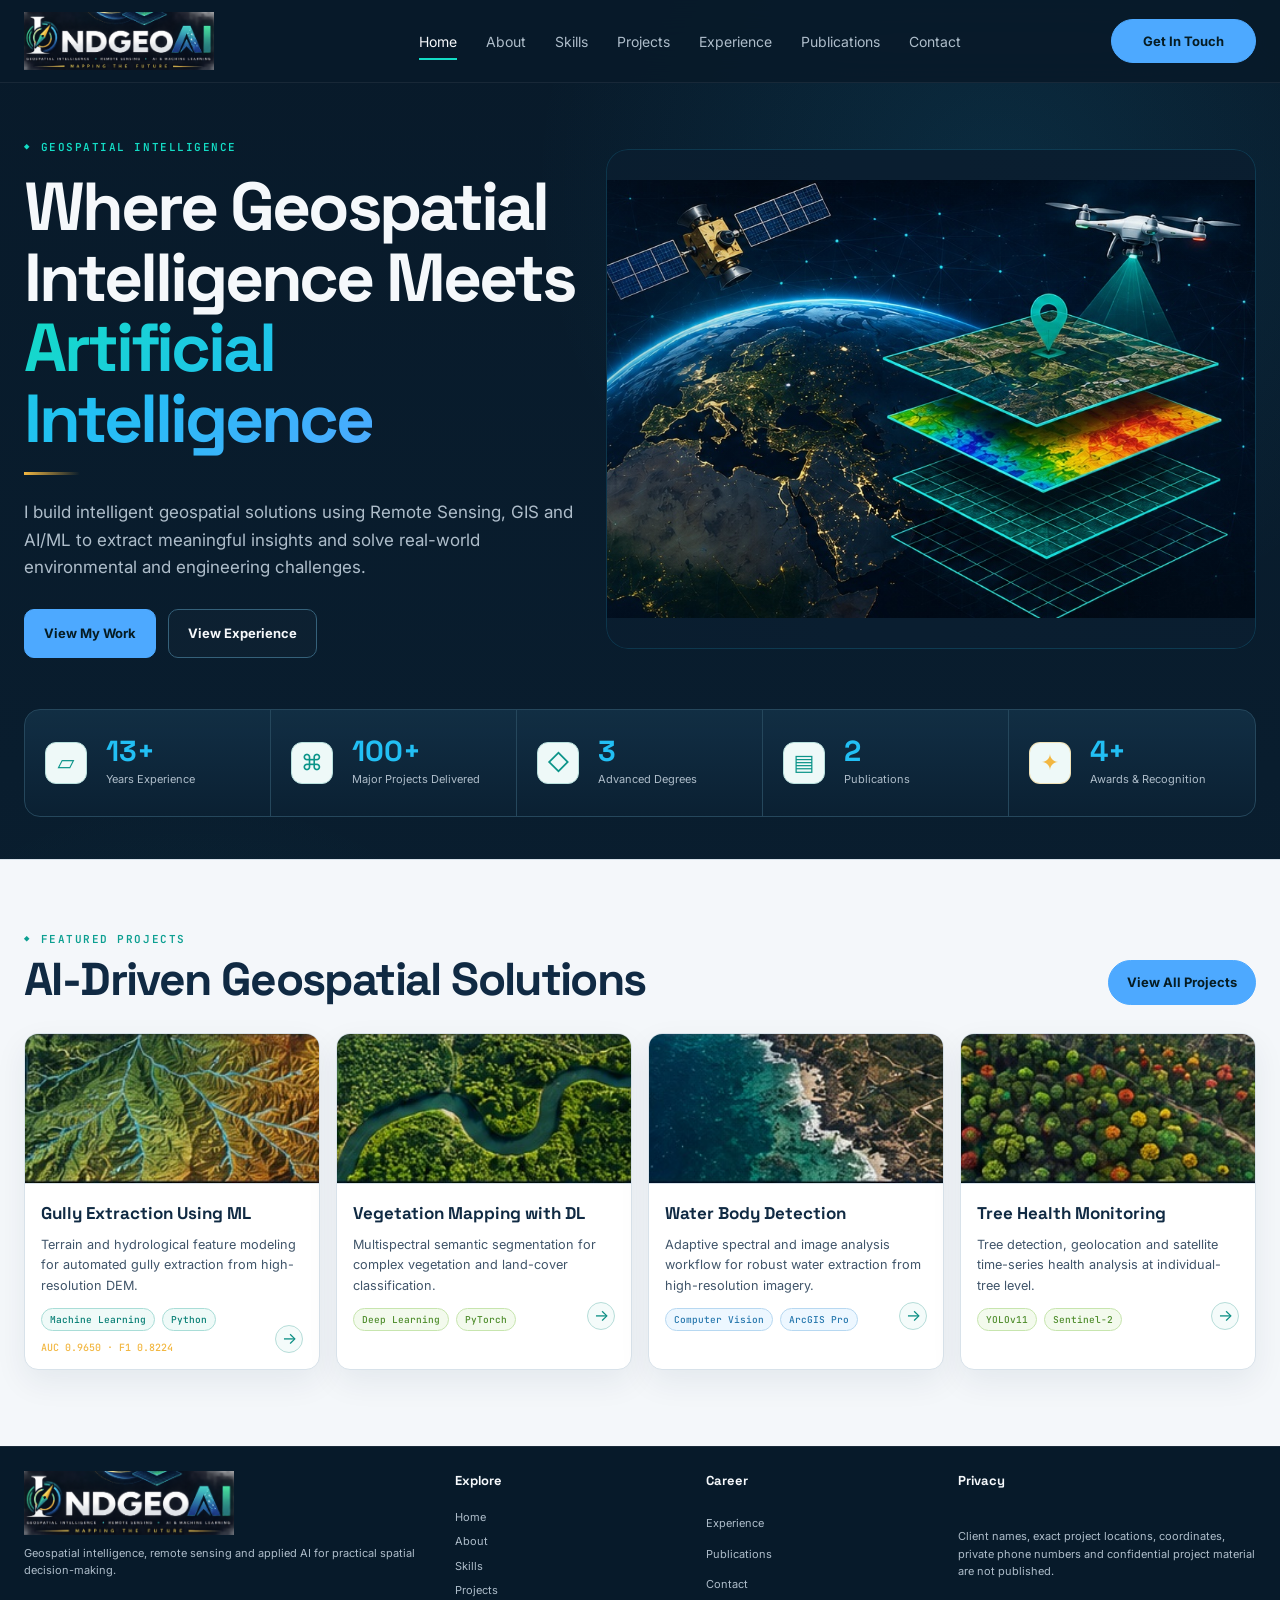
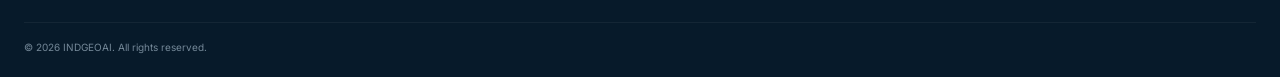
<file: index.html>
<!doctype html><html lang="en"><head>
<meta charset="utf-8"><meta name="viewport" content="width=device-width,initial-scale=1">
<meta name="description" content="INDGEOAI — Geospatial AI, Remote Sensing and GIS portfolio.">
<title>Home | INDGEOAI</title>
<link rel="icon" type="image/png" href="assets/favicon.png">
<link rel="preconnect" href="https://fonts.googleapis.com"><link rel="preconnect" href="https://fonts.gstatic.com" crossorigin>
<link href="https://fonts.googleapis.com/css2?family=Inter:wght@400;500;600;700&family=JetBrains+Mono:wght@400;500;600&family=Space+Grotesk:wght@500;600;700&display=swap" rel="stylesheet">
<link rel="stylesheet" href="indgeoai-v5.css?v=10">
</head><body><div class="bg-grid"></div><header class="site-header"><div class="container nav">
<a href="index.html"><img class="logo-img" src="assets/logo.png" alt="INDGEOAI logo"></a>
<button class="menu-btn" aria-label="Open navigation">Menu</button>
<nav class="nav-links"><a href="index.html" class="active">Home</a><a href="about.html" class="">About</a><a href="skills.html" class="">Skills</a><a href="projects.html" class="">Projects</a><a href="experience.html" class="">Experience</a><a href="publications.html" class="">Publications</a><a href="contact.html" class="">Contact</a></nav>
<div class="nav-actions"><a class="header-cta" href="contact.html">Get In Touch</a></div>
</div></header><main>
<section class="container home-hero reveal">
<div class="hero-copy"><div class="kicker">Geospatial Intelligence</div><h1>Where Geospatial Intelligence Meets <span class="gradient-text">Artificial Intelligence</span></h1>
<div class="accent-line"></div>
<p>I build intelligent geospatial solutions using Remote Sensing, GIS and AI/ML to extract meaningful insights and solve real-world environmental and engineering challenges.</p>
<div class="hero-actions"><a class="btn btn-primary" href="projects.html">View My Work</a><a class="btn btn-outline" href="experience.html">View Experience</a></div></div>
<div class="geo-stage"><img class="hero-image" src="assets/hero-geoai-v2.jpg" alt="Synthetic GeoAI globe, satellite, drone and map layers"></div>
</section>
<section class="container metric-bar reveal">
<div class="metric-item"><div class="metric-icon">▱</div><div><strong>13+</strong><span>Years Experience</span></div></div>
<div class="metric-item"><div class="metric-icon">⌘</div><div><strong>100+</strong><span>Major Projects Delivered</span></div></div>
<div class="metric-item"><div class="metric-icon">◇</div><div><strong>3</strong><span>Advanced Degrees</span></div></div>
<div class="metric-item"><div class="metric-icon">▤</div><div><strong>2</strong><span>Publications</span></div></div>
<div class="metric-item"><div class="metric-icon" style="color:var(--gold);border-color:rgba(242,183,65,.35)">✦</div><div><strong>4+</strong><span>Awards & Recognition</span></div></div>
</section>
<section class="section section-border"><div class="container">
<div class="section-head"><div class="left"><div class="kicker">Featured Projects</div><h2 class="section-title">AI-Driven Geospatial Solutions</h2></div><a class="header-cta" href="projects.html">View All Projects</a></div>
<div class="project-grid"><article class="project-card reveal" data-cat="Terrain">
<div class="project-art"><img src="assets/project-terrain.jpg" alt="Generic synthetic geospatial project visual" loading="lazy"></div><div class="project-body"><h3>Gully Extraction Using ML</h3><p>Terrain and hydrological feature modeling for automated gully extraction from high-resolution DEM.</p><div class="pills"><span class="pill ">Machine Learning</span><span class="pill ">Python</span></div><div style="margin-top:10px;font:500 10px var(--mono);color:var(--gold)">AUC 0.9650 · F1 0.8224</div><a class="card-arrow" href="project-details.html#terrain-gully" aria-label="View project details">→</a></div></article><article class="project-card reveal" data-cat="Vegetation">
<div class="project-art"><img src="assets/project-vegetation.jpg" alt="Generic synthetic geospatial project visual" loading="lazy"></div><div class="project-body"><h3>Vegetation Mapping with DL</h3><p>Multispectral semantic segmentation for complex vegetation and land-cover classification.</p><div class="pills"><span class="pill green">Deep Learning</span><span class="pill green">PyTorch</span></div><a class="card-arrow" href="project-details.html#vegetation-drone" aria-label="View project details">→</a></div></article><article class="project-card reveal" data-cat="Water">
<div class="project-art"><img src="assets/project-water.jpg" alt="Generic synthetic geospatial project visual" loading="lazy"></div><div class="project-body"><h3>Water Body Detection</h3><p>Adaptive spectral and image analysis workflow for robust water extraction from high-resolution imagery.</p><div class="pills"><span class="pill blue">Computer Vision</span><span class="pill blue">ArcGIS Pro</span></div><a class="card-arrow" href="project-details.html#vegetation-health" aria-label="View project details">→</a></div></article><article class="project-card reveal" data-cat="Computer Vision">
<div class="project-art"><img src="assets/project-tree.jpg" alt="Generic synthetic geospatial project visual" loading="lazy"></div><div class="project-body"><h3>Tree Health Monitoring</h3><p>Tree detection, geolocation and satellite time-series health analysis at individual-tree level.</p><div class="pills"><span class="pill green">YOLOv11</span><span class="pill green">Sentinel-2</span></div><a class="card-arrow" href="project-details.html#ocr-automation" aria-label="View project details">→</a></div></article></div>
</div></section>
</main><footer class="footer"><div class="container">
<div class="footer-grid">
<div><img src="assets/logo.png" class="footer-logo" alt="INDGEOAI"><p style="margin-top:10px">Geospatial intelligence, remote sensing and applied AI for practical spatial decision-making.</p></div>
<div class="footer-col"><h4>Explore</h4><a href="index.html">Home</a><a href="about.html">About</a><a href="skills.html">Skills</a><a href="projects.html">Projects</a></div>
<div class="footer-col"><h4>Career</h4><a href="experience.html">Experience</a><a href="publications.html">Publications</a><a href="contact.html">Contact</a></div>
<div class="footer-col"><h4>Privacy</h4><p>Client names, exact project locations, coordinates, private phone numbers and confidential project material are not published.</p></div>
</div>
<div class="footer-bottom"><span>© 2026 INDGEOAI. All rights reserved.</span></div>
</div></footer><script src="indgeoai-v5.js?v=10"></script></body></html>
</file>
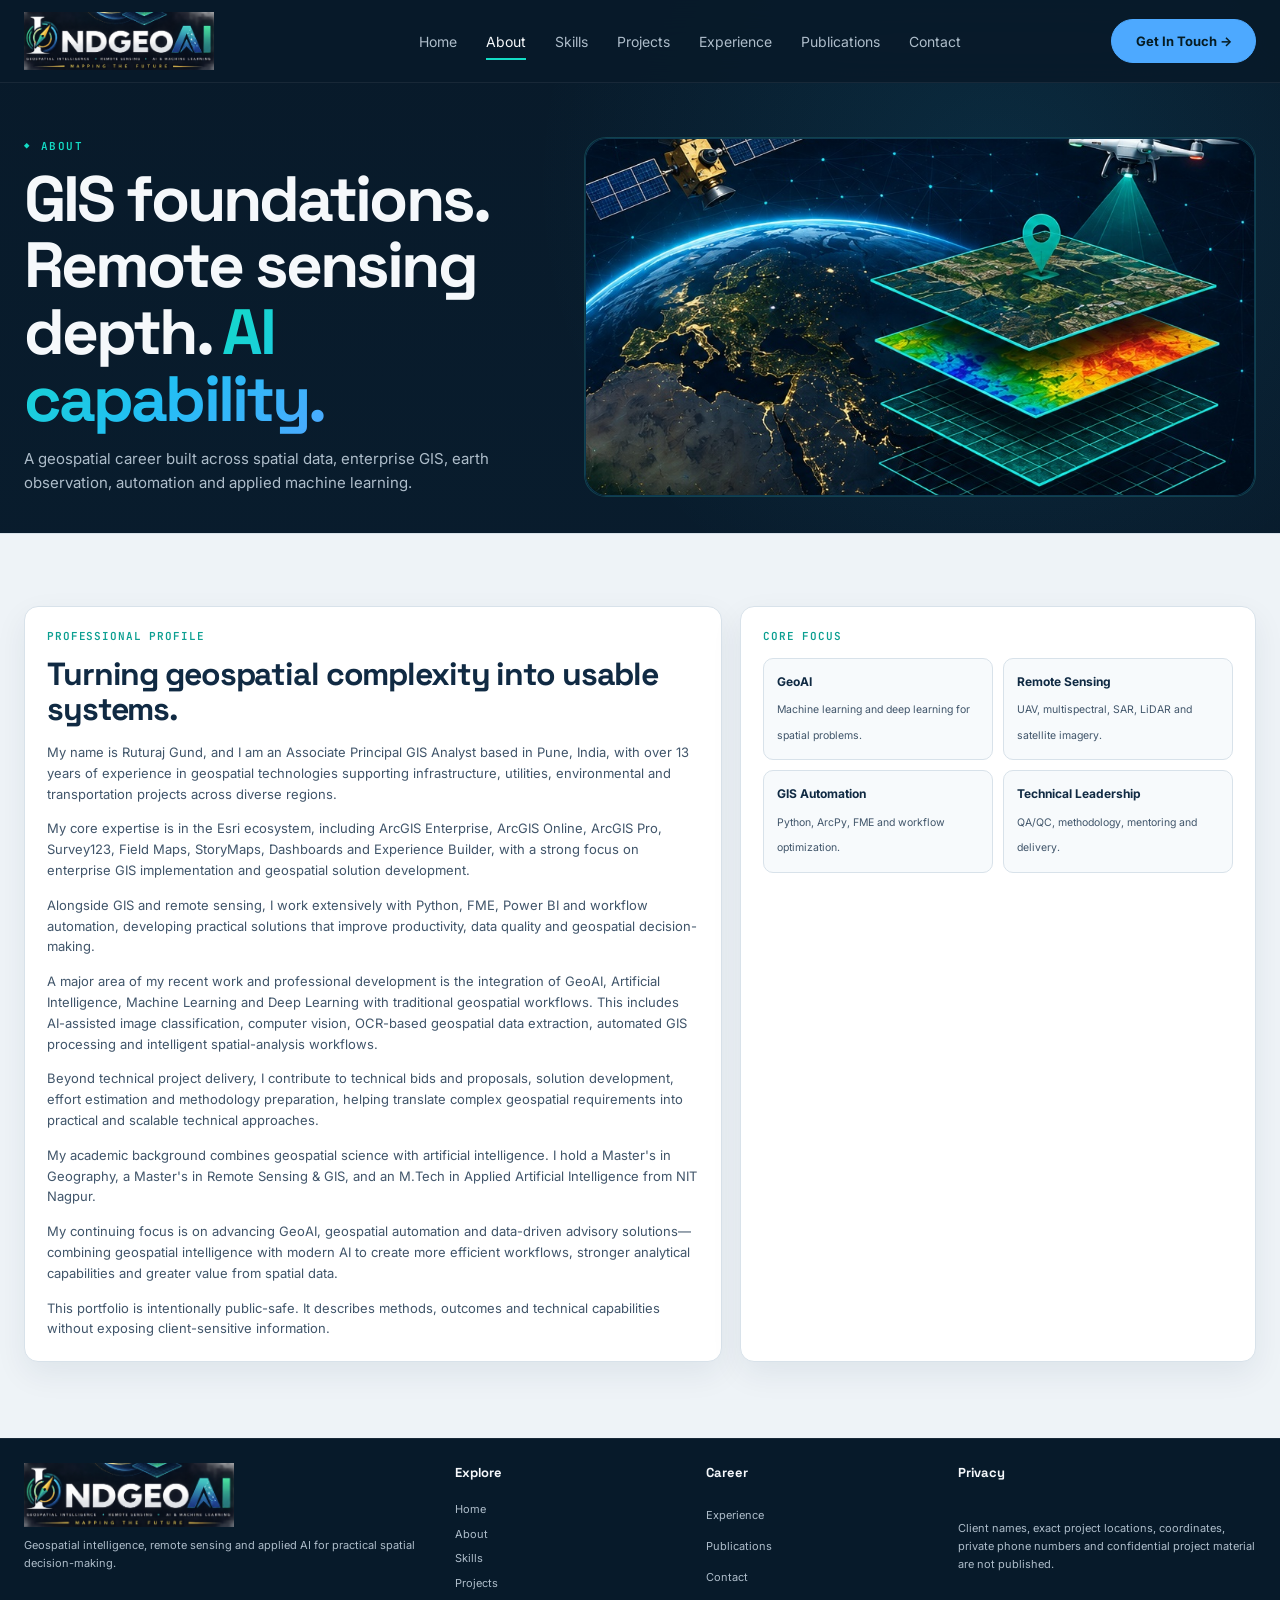
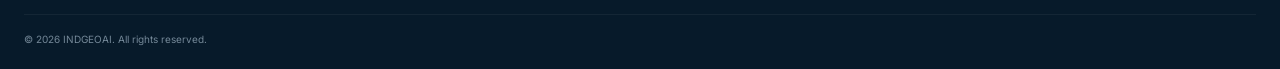
<file: about.html>
<!doctype html><html lang="en"><head>
<meta charset="utf-8"><meta name="viewport" content="width=device-width,initial-scale=1">
<meta name="description" content="INDGEOAI — Geospatial AI, Remote Sensing and GIS portfolio.">
<title>About | INDGEOAI</title>
<link rel="icon" type="image/png" href="assets/favicon.png">
<link rel="preconnect" href="https://fonts.googleapis.com"><link rel="preconnect" href="https://fonts.gstatic.com" crossorigin>
<link href="https://fonts.googleapis.com/css2?family=Inter:wght@400;500;600;700&family=JetBrains+Mono:wght@400;500;600&family=Space+Grotesk:wght@500;600;700&display=swap" rel="stylesheet">
<link rel="stylesheet" href="indgeoai-v5.css?v=10">
</head><body><div class="bg-grid"></div><header class="site-header"><div class="container nav">
<a href="index.html"><img class="logo-img" src="assets/logo.png" alt="INDGEOAI logo"></a>
<button class="menu-btn" aria-label="Open navigation">Menu</button>
<nav class="nav-links"><a href="index.html" class="">Home</a><a href="about.html" class="active">About</a><a href="skills.html" class="">Skills</a><a href="projects.html" class="">Projects</a><a href="experience.html" class="">Experience</a><a href="publications.html" class="">Publications</a><a href="contact.html" class="">Contact</a></nav>
<div class="nav-actions"><a class="header-cta" href="contact.html">Get In Touch →</a></div>
</div></header><main>
<section class="container page-hero reveal"><div><div class="kicker">About</div><h1>GIS foundations. Remote sensing depth. <span class="gradient-text">AI capability.</span></h1><p>A geospatial career built across spatial data, enterprise GIS, earth observation, automation and applied machine learning.</p></div><div class="page-scene"><img class="page-hero-image" src="assets/hero-geoai-v2.jpg" alt="Synthetic GeoAI globe, satellite, drone and map layers"></div></section>
<section class="section section-border">
  <div class="container about-grid">

    <div class="story-card reveal">
      <div class="dash-title">Professional Profile</div>

      <h2 class="section-title" style="font-size:32px;margin-bottom:16px">
        Turning geospatial complexity into usable systems.
      </h2>

      <p>
        My name is Ruturaj Gund, and I am an Associate Principal GIS Analyst based in Pune, India, with over 13 years of experience in geospatial technologies supporting infrastructure, utilities, environmental and transportation projects across diverse regions.
      </p>

      <p style="margin-top:14px">
        My core expertise is in the Esri ecosystem, including ArcGIS Enterprise, ArcGIS Online, ArcGIS Pro, Survey123, Field Maps, StoryMaps, Dashboards and Experience Builder, with a strong focus on enterprise GIS implementation and geospatial solution development.
      </p>

      <p style="margin-top:14px">
        Alongside GIS and remote sensing, I work extensively with Python, FME, Power BI and workflow automation, developing practical solutions that improve productivity, data quality and geospatial decision-making.
      </p>

      <p style="margin-top:14px">
        A major area of my recent work and professional development is the integration of GeoAI, Artificial Intelligence, Machine Learning and Deep Learning with traditional geospatial workflows. This includes AI-assisted image classification, computer vision, OCR-based geospatial data extraction, automated GIS processing and intelligent spatial-analysis workflows.
      </p>

      <p style="margin-top:14px">
        Beyond technical project delivery, I contribute to technical bids and proposals, solution development, effort estimation and methodology preparation, helping translate complex geospatial requirements into practical and scalable technical approaches.
      </p>

      <p style="margin-top:14px">
        My academic background combines geospatial science with artificial intelligence. I hold a Master's in Geography, a Master's in Remote Sensing &amp; GIS, and an M.Tech in Applied Artificial Intelligence from NIT Nagpur.
      </p>

      <p style="margin-top:14px">
        My continuing focus is on advancing GeoAI, geospatial automation and data-driven advisory solutions—combining geospatial intelligence with modern AI to create more efficient workflows, stronger analytical capabilities and greater value from spatial data.
      </p>

      <p style="margin-top:14px">
        This portfolio is intentionally public-safe. It describes methods, outcomes and technical capabilities without exposing client-sensitive information.
      </p>
    </div>

    <div class="focus-card reveal">
      <div class="dash-title">Core Focus</div>

      <div class="focus-grid">
        <div class="focus-item">
          <b>GeoAI</b>
          <span>Machine learning and deep learning for spatial problems.</span>
        </div>

        <div class="focus-item">
          <b>Remote Sensing</b>
          <span>UAV, multispectral, SAR, LiDAR and satellite imagery.</span>
        </div>

        <div class="focus-item">
          <b>GIS Automation</b>
          <span>Python, ArcPy, FME and workflow optimization.</span>
        </div>

        <div class="focus-item">
          <b>Technical Leadership</b>
          <span>QA/QC, methodology, mentoring and delivery.</span>
        </div>
      </div>
    </div>

  </div>
</section>
</main><footer class="footer"><div class="container">
<div class="footer-grid">
<div><img src="assets/logo.png" class="footer-logo" alt="INDGEOAI"><p style="margin-top:10px">Geospatial intelligence, remote sensing and applied AI for practical spatial decision-making.</p></div>
<div class="footer-col"><h4>Explore</h4><a href="index.html">Home</a><a href="about.html">About</a><a href="skills.html">Skills</a><a href="projects.html">Projects</a></div>
<div class="footer-col"><h4>Career</h4><a href="experience.html">Experience</a><a href="publications.html">Publications</a><a href="contact.html">Contact</a></div>
<div class="footer-col"><h4>Privacy</h4><p>Client names, exact project locations, coordinates, private phone numbers and confidential project material are not published.</p></div>
</div>
<div class="footer-bottom"><span>© 2026 INDGEOAI. All rights reserved.</span></div>
</div></footer><script src="indgeoai-v5.js?v=10"></script></body></html>
</file>
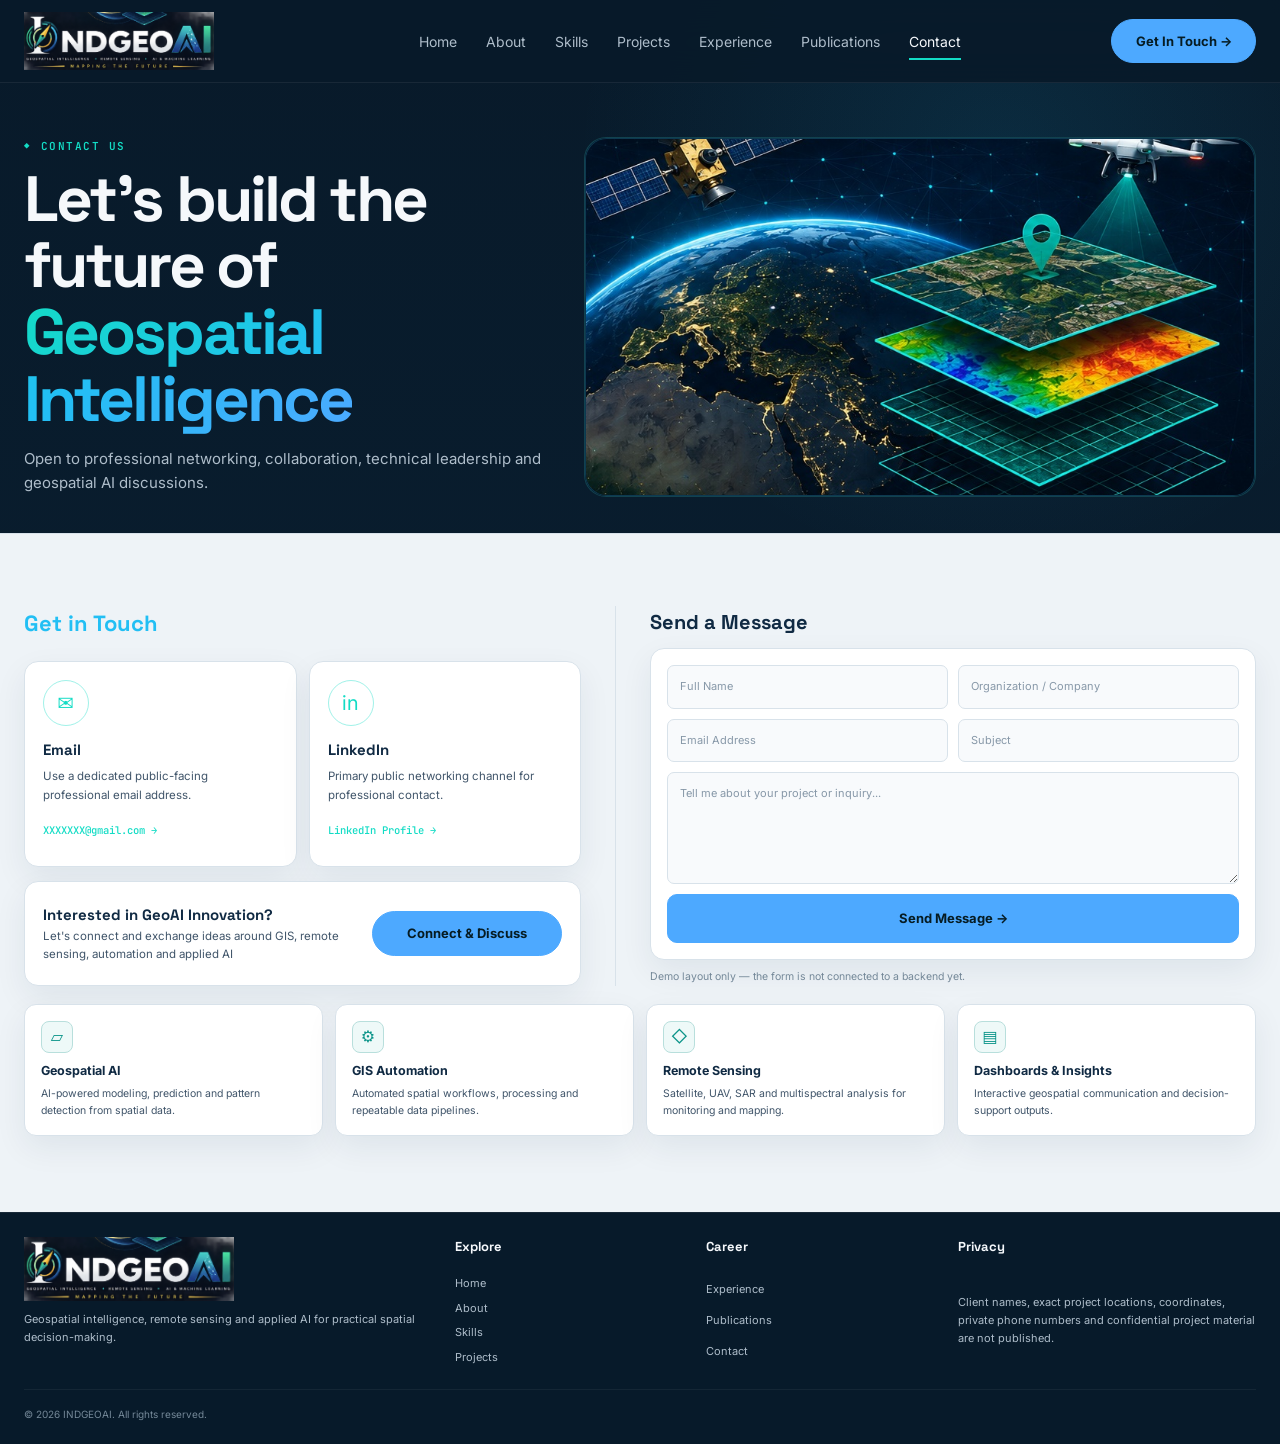
<file: contact.html>
<!doctype html><html lang="en"><head>
<meta charset="utf-8"><meta name="viewport" content="width=device-width,initial-scale=1">
<meta name="description" content="INDGEOAI — Geospatial AI, Remote Sensing and GIS portfolio.">
<title>Contact | INDGEOAI</title>
<link rel="icon" type="image/png" href="assets/favicon.png">
<link rel="preconnect" href="https://fonts.googleapis.com"><link rel="preconnect" href="https://fonts.gstatic.com" crossorigin>
<link href="https://fonts.googleapis.com/css2?family=Inter:wght@400;500;600;700&family=JetBrains+Mono:wght@400;500;600&family=Space+Grotesk:wght@500;600;700&display=swap" rel="stylesheet">
<link rel="stylesheet" href="indgeoai-v5.css?v=10">
</head><body><div class="bg-grid"></div><header class="site-header"><div class="container nav">
<a href="index.html"><img class="logo-img" src="assets/logo.png" alt="INDGEOAI logo"></a>
<button class="menu-btn" aria-label="Open navigation">Menu</button>
<nav class="nav-links"><a href="index.html" class="">Home</a><a href="about.html" class="">About</a><a href="skills.html" class="">Skills</a><a href="projects.html" class="">Projects</a><a href="experience.html" class="">Experience</a><a href="publications.html" class="">Publications</a><a href="contact.html" class="active">Contact</a></nav>
<div class="nav-actions"><a class="header-cta" href="contact.html">Get In Touch →</a></div>
</div></header><main>
<section class="container page-hero reveal"><div><div class="kicker">Contact Us</div><h1>Let’s build the future of <span class="gradient-text">Geospatial Intelligence</span></h1><p>Open to professional networking, collaboration, technical leadership and geospatial AI discussions.</p></div><div class="page-scene"><img class="page-hero-image" src="assets/hero-geoai-v2.jpg" alt="Synthetic GeoAI globe, satellite, drone and map layers"></div></section>
<section class="section section-border"><div class="container contact-grid">
<div class="contact-side">
<h2 style="font-size:22px;color:var(--cyan)">Get in Touch</h2>
<div class="contact-cards">
<div class="contact-card reveal"><div class="big-icon">✉</div><h3>Email</h3><p>Use a dedicated public-facing professional email address.</p><a href="mailto:XXXXXXX@gmail.com">XXXXXXX@gmail.com →</a></div>
<div class="contact-card reveal"><div class="big-icon">in</div><h3>LinkedIn</h3><p>Primary public networking channel for professional contact.</p><a href="https://www.linkedin.com/in/ruturajbgund" target="_blank" rel="noopener noreferrer">LinkedIn Profile →</a></div>
</div>
<div class="project-inquiry reveal"><div><h3 style="font-size:15px">Interested in GeoAI Innovation?</h3><p>Let's connect and exchange ideas around GIS, remote sensing, automation and applied AI</p></div><a class="header-cta" href="contact.html">Connect &amp; Discuss</a></div>
</div>
<div class="form-card reveal"><h2>Send a Message</h2><form class="contact-form" onsubmit="return false;">
<input placeholder="Full Name"><input placeholder="Organization / Company"><input type="email" placeholder="Email Address"><input placeholder="Subject"><textarea placeholder="Tell me about your project or inquiry..."></textarea><button class="btn btn-primary" type="button">Send Message →</button>
</form><p style="margin-top:9px;color:var(--dim);font-size:10.5px">Demo layout only — the form is not connected to a backend yet.</p></div>
</div>
<div class="container services">
<div class="service-card reveal"><div class="dash-icon">▱</div><b>Geospatial AI</b><p>AI-powered modeling, prediction and pattern detection from spatial data.</p></div>
<div class="service-card reveal"><div class="dash-icon">⚙</div><b>GIS Automation</b><p>Automated spatial workflows, processing and repeatable data pipelines.</p></div>
<div class="service-card reveal"><div class="dash-icon">◇</div><b>Remote Sensing</b><p>Satellite, UAV, SAR and multispectral analysis for monitoring and mapping.</p></div>
<div class="service-card reveal"><div class="dash-icon">▤</div><b>Dashboards & Insights</b><p>Interactive geospatial communication and decision-support outputs.</p></div>
</div></section>
</main><footer class="footer"><div class="container">
<div class="footer-grid">
<div><img src="assets/logo.png" class="footer-logo" alt="INDGEOAI"><p style="margin-top:10px">Geospatial intelligence, remote sensing and applied AI for practical spatial decision-making.</p></div>
<div class="footer-col"><h4>Explore</h4><a href="index.html">Home</a><a href="about.html">About</a><a href="skills.html">Skills</a><a href="projects.html">Projects</a></div>
<div class="footer-col"><h4>Career</h4><a href="experience.html">Experience</a><a href="publications.html">Publications</a><a href="contact.html">Contact</a></div>
<div class="footer-col"><h4>Privacy</h4><p>Client names, exact project locations, coordinates, private phone numbers and confidential project material are not published.</p></div>
</div>
<div class="footer-bottom"><span>© 2026 INDGEOAI. All rights reserved.</span></div>
</div></footer><script src="indgeoai-v5.js?v=10"></script></body></html>
</file>
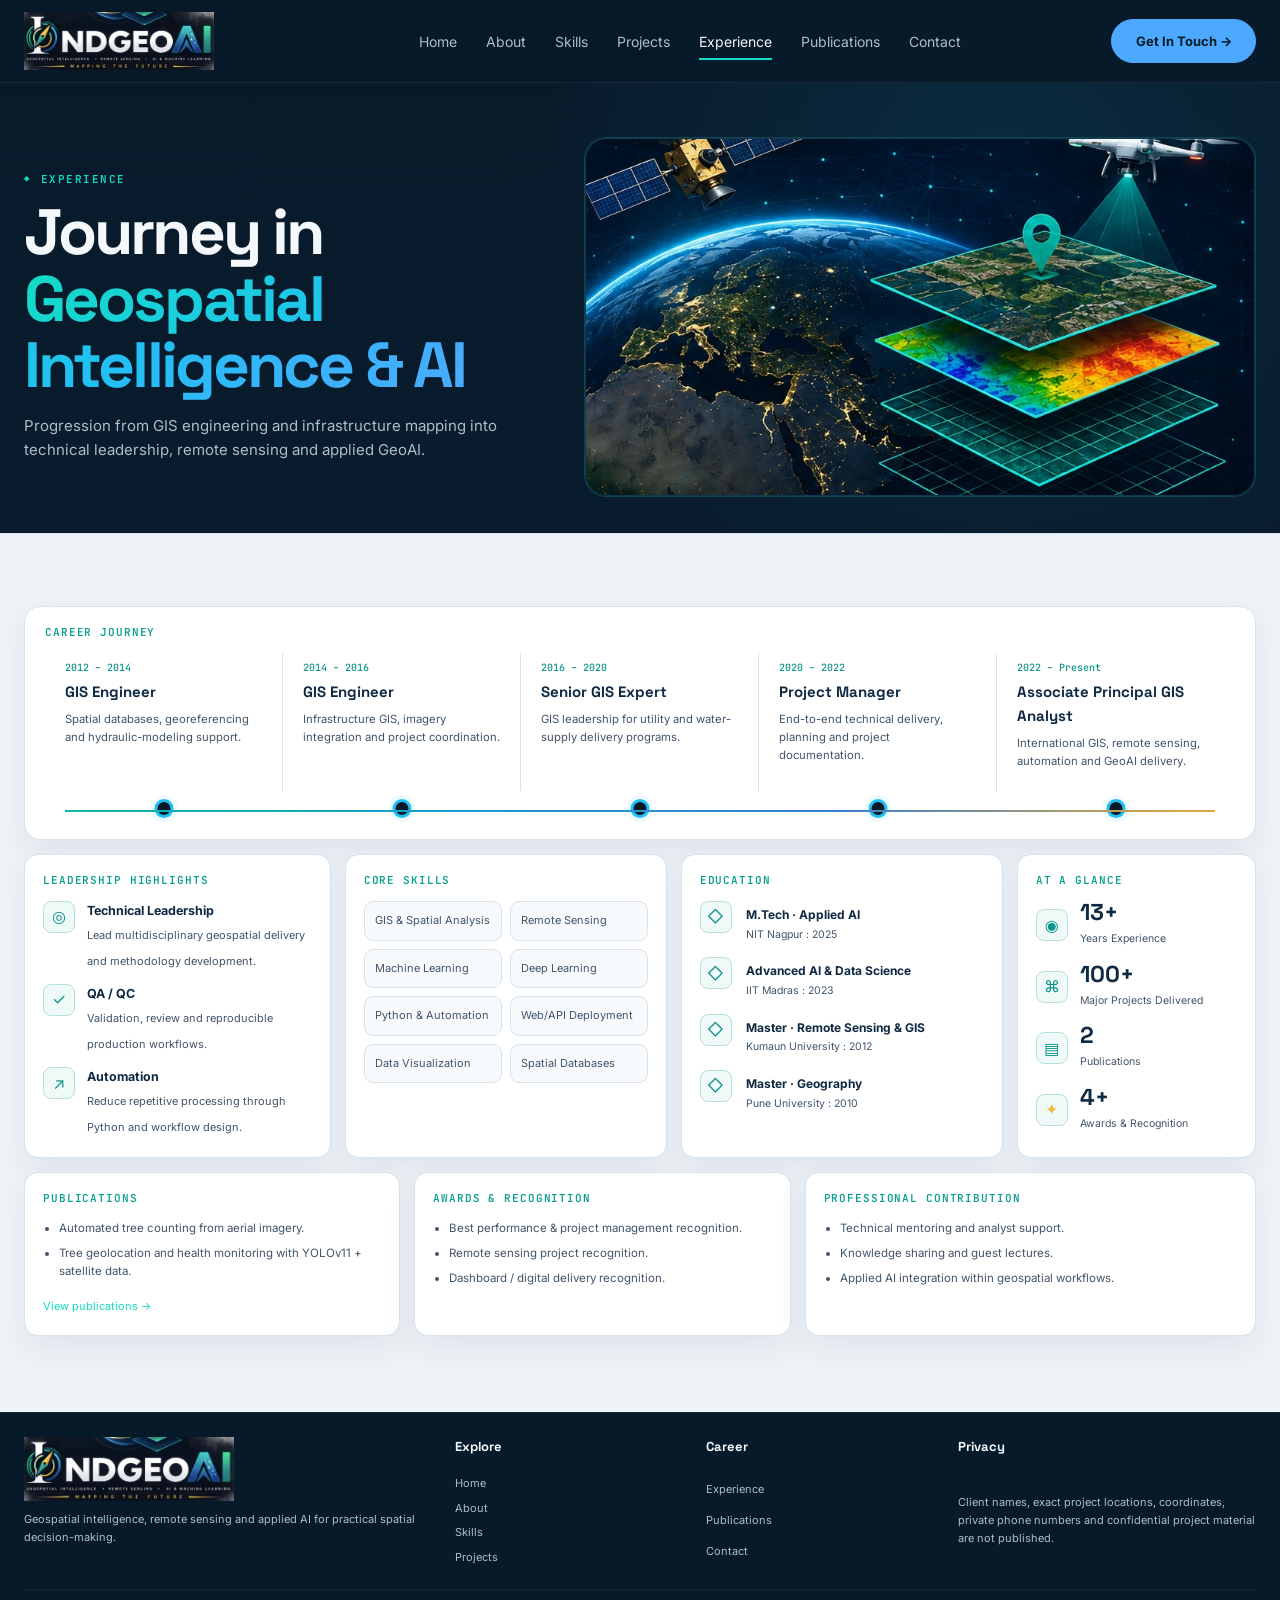
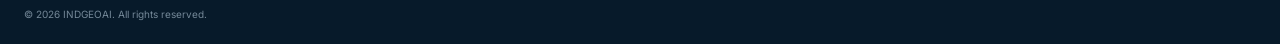
<file: experience.html>
<!doctype html><html lang="en"><head>
<meta charset="utf-8"><meta name="viewport" content="width=device-width,initial-scale=1">
<meta name="description" content="INDGEOAI — Geospatial AI, Remote Sensing and GIS portfolio.">
<title>Experience | INDGEOAI</title>
<link rel="icon" type="image/png" href="assets/favicon.png">
<link rel="preconnect" href="https://fonts.googleapis.com"><link rel="preconnect" href="https://fonts.gstatic.com" crossorigin>
<link href="https://fonts.googleapis.com/css2?family=Inter:wght@400;500;600;700&family=JetBrains+Mono:wght@400;500;600&family=Space+Grotesk:wght@500;600;700&display=swap" rel="stylesheet">
<link rel="stylesheet" href="indgeoai-v5.css?v=10">
</head><body><div class="bg-grid"></div><header class="site-header"><div class="container nav">
<a href="index.html"><img class="logo-img" src="assets/logo.png" alt="INDGEOAI logo"></a>
<button class="menu-btn" aria-label="Open navigation">Menu</button>
<nav class="nav-links"><a href="index.html" class="">Home</a><a href="about.html" class="">About</a><a href="skills.html" class="">Skills</a><a href="projects.html" class="">Projects</a><a href="experience.html" class="active">Experience</a><a href="publications.html" class="">Publications</a><a href="contact.html" class="">Contact</a></nav>
<div class="nav-actions"><a class="header-cta" href="contact.html">Get In Touch →</a></div>
</div></header><main>
<section class="container page-hero reveal"><div><div class="kicker">Experience</div><h1>Journey in <span class="gradient-text">Geospatial Intelligence & AI</span></h1><p>Progression from GIS engineering and infrastructure mapping into technical leadership, remote sensing and applied GeoAI.</p></div><div class="page-scene"><img class="page-hero-image" src="assets/hero-geoai-v2.jpg" alt="Synthetic GeoAI globe, satellite, drone and map layers"></div></section>
<section class="section section-border"><div class="container">
<div class="career-wrap reveal"><div class="dash-title">Career Journey</div><div class="career-track">
<div class="career-step"><div class="career-year">2012 – 2014</div><h3>GIS Engineer</h3><p>Spatial databases, georeferencing and hydraulic-modeling support.</p></div>
<div class="career-step"><div class="career-year">2014 – 2016</div><h3>GIS Engineer</h3><p>Infrastructure GIS, imagery integration and project coordination.</p></div>
<div class="career-step"><div class="career-year">2016 – 2020</div><h3>Senior GIS Expert</h3><p>GIS leadership for utility and water-supply delivery programs.</p></div>
<div class="career-step"><div class="career-year">2020 – 2022</div><h3>Project Manager</h3><p>End-to-end technical delivery, planning and project documentation.</p></div>
<div class="career-step"><div class="career-year">2022 – Present</div><h3>Associate Principal GIS Analyst</h3><p>International GIS, remote sensing, automation and GeoAI delivery.</p></div>
</div></div>

<div class="dashboard-grid">
<div class="dash-card reveal"><div class="dash-title">Leadership Highlights</div><div class="dash-list">
<div class="dash-row"><div class="dash-icon">◎</div><div><b>Technical Leadership</b><span>Lead multidisciplinary geospatial delivery and methodology development.</span></div></div>
<div class="dash-row"><div class="dash-icon">✓</div><div><b>QA / QC</b><span>Validation, review and reproducible production workflows.</span></div></div>
<div class="dash-row"><div class="dash-icon">↗</div><div><b>Automation</b><span>Reduce repetitive processing through Python and workflow design.</span></div></div>
</div></div>

<div class="dash-card reveal"><div class="dash-title">Core Skills</div><div class="skill-mini">
<div>GIS & Spatial Analysis</div><div>Remote Sensing</div><div>Machine Learning</div><div>Deep Learning</div><div>Python & Automation</div><div>Web/API Deployment</div><div>Data Visualization</div><div>Spatial Databases</div>
</div></div>

<div class="dash-card reveal"><div class="dash-title">Education</div>
<div class="education-item"><div class="dash-icon">◇</div><div><b>M.Tech · Applied AI</b><span>NIT Nagpur : 2025</span></div></div>
<div class="education-item"><div class="dash-icon">◇</div><div><b>Advanced AI & Data Science</b><span>IIT Madras : 2023</span></div></div>
<div class="education-item"><div class="dash-icon">◇</div><div><b>Master · Remote Sensing & GIS</b><span>Kumaun University : 2012</span></div></div>
<div class="education-item"><div class="dash-icon">◇</div><div><b>Master · Geography</b><span>Pune University : 2010</span></div></div>
</div>

<div class="dash-card reveal"><div class="dash-title">At a Glance</div><div class="glance">
<div class="glance-item"><div class="dash-icon">◉</div><div><strong>13+</strong><span>Years Experience</span></div></div>
<div class="glance-item"><div class="dash-icon">⌘</div><div><strong>100+</strong><span>Major Projects Delivered</span></div></div>
<div class="glance-item"><div class="dash-icon">▤</div><div><strong>2</strong><span>Publications</span></div></div>
<div class="glance-item"><div class="dash-icon" style="color:var(--gold)">✦</div><div><strong>4+</strong><span>Awards & Recognition</span></div></div>
</div></div>
</div>

<div class="bottom-dashboard">
<div class="dash-card reveal"><div class="dash-title">Publications</div><ul class="bullet-list"><li>Automated tree counting from aerial imagery.</li><li>Tree geolocation and health monitoring with YOLOv11 + satellite data.</li></ul><a href="publications.html" style="display:inline-block;margin-top:10px;color:var(--teal);font-size:11px">View publications →</a></div>
<div class="dash-card reveal"><div class="dash-title">Awards & Recognition</div><ul class="bullet-list"><li>Best performance & project management recognition.</li><li>Remote sensing project recognition.</li><li>Dashboard / digital delivery recognition.</li></ul></div>
<div class="dash-card reveal"><div class="dash-title">Professional Contribution</div><ul class="bullet-list"><li>Technical mentoring and analyst support.</li><li>Knowledge sharing and guest lectures.</li><li>Applied AI integration within geospatial workflows.</li></ul></div>
</div>
</div></section>
</main><footer class="footer"><div class="container">
<div class="footer-grid">
<div><img src="assets/logo.png" class="footer-logo" alt="INDGEOAI"><p style="margin-top:10px">Geospatial intelligence, remote sensing and applied AI for practical spatial decision-making.</p></div>
<div class="footer-col"><h4>Explore</h4><a href="index.html">Home</a><a href="about.html">About</a><a href="skills.html">Skills</a><a href="projects.html">Projects</a></div>
<div class="footer-col"><h4>Career</h4><a href="experience.html">Experience</a><a href="publications.html">Publications</a><a href="contact.html">Contact</a></div>
<div class="footer-col"><h4>Privacy</h4><p>Client names, exact project locations, coordinates, private phone numbers and confidential project material are not published.</p></div>
</div>
<div class="footer-bottom"><span>© 2026 INDGEOAI. All rights reserved.</span></div>
</div></footer><script src="indgeoai-v5.js?v=10"></script></body></html>
</file>
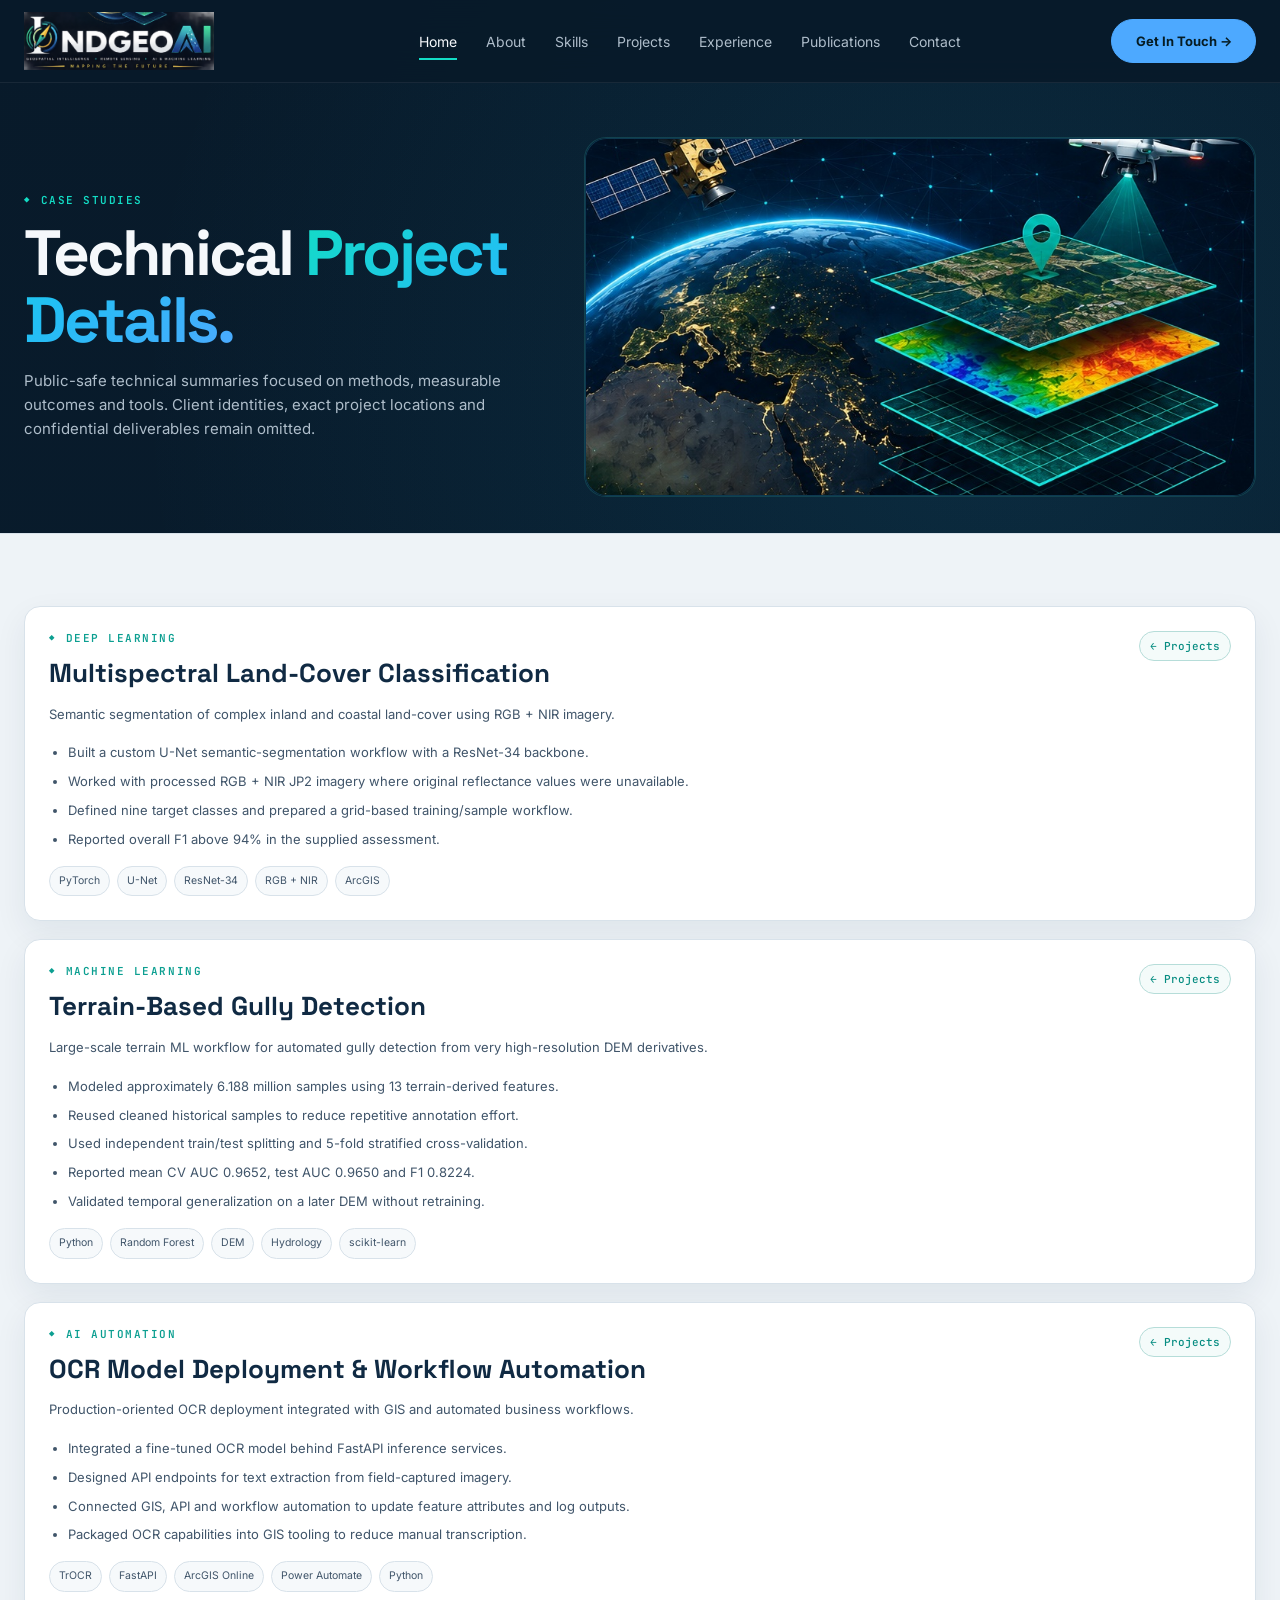
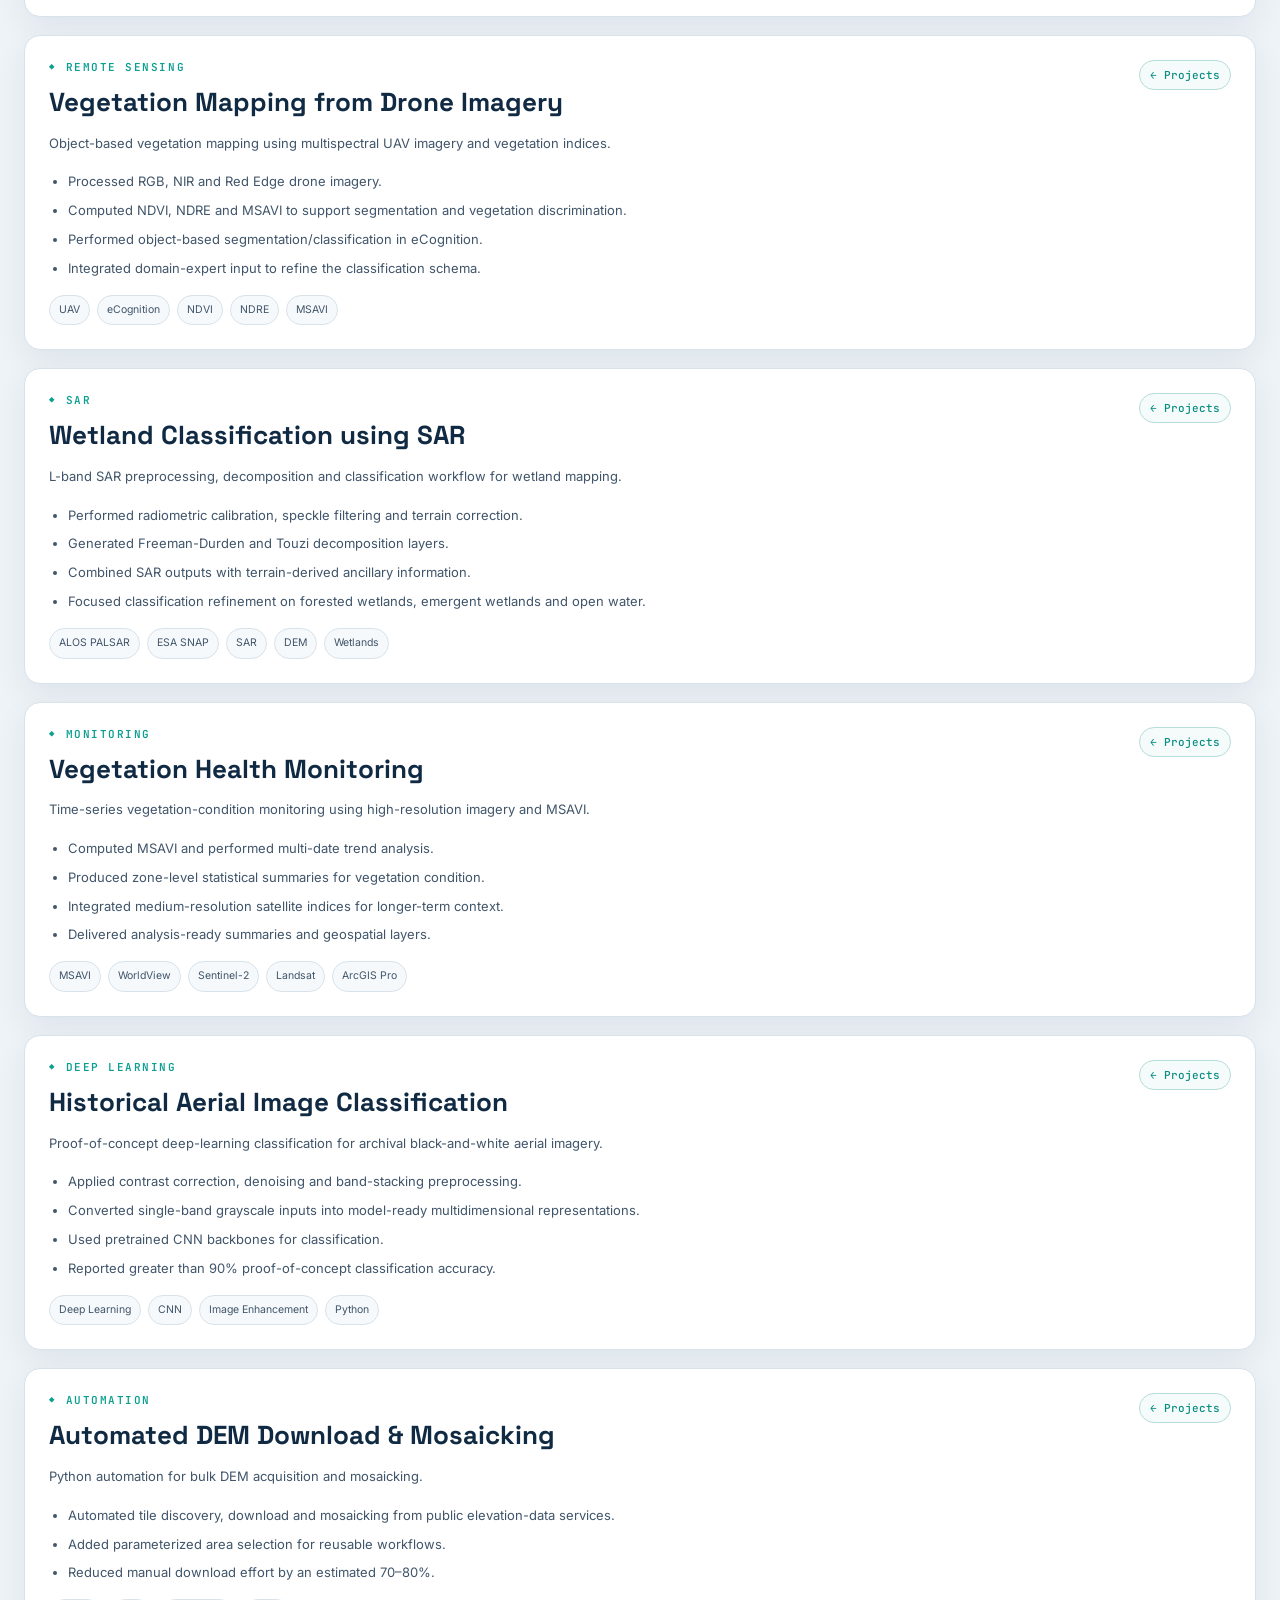
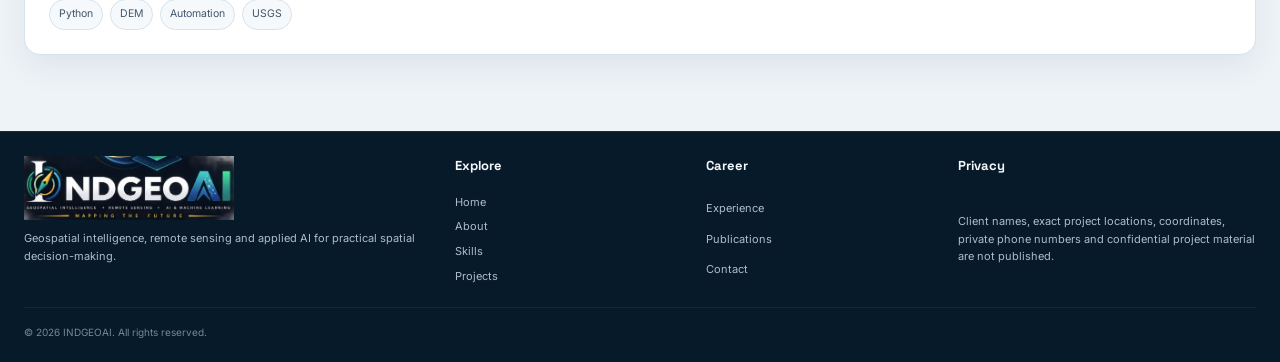
<file: project-details.html>
<!doctype html><html lang="en"><head>
<meta charset="utf-8"><meta name="viewport" content="width=device-width,initial-scale=1">
<meta name="description" content="Public-safe technical details for selected INDGEOAI projects.">
<title>Project Details | INDGEOAI</title>
<link rel="icon" type="image/png" href="assets/favicon.png">
<link rel="preconnect" href="https://fonts.googleapis.com"><link rel="preconnect" href="https://fonts.gstatic.com" crossorigin>
<link href="https://fonts.googleapis.com/css2?family=Inter:wght@400;500;600;700&family=JetBrains+Mono:wght@400;500;600&family=Space+Grotesk:wght@500;600;700&display=swap" rel="stylesheet">
<link rel="stylesheet" href="indgeoai-v5.css?v=10">
</head><body><div class="bg-grid"></div><header class="site-header"><div class="container nav">
<a href="index.html"><img class="logo-img" src="assets/logo.png" alt="INDGEOAI logo"></a>
<button class="menu-btn" aria-label="Open navigation">Menu</button>
<nav class="nav-links"><a href="index.html" class="active">Home</a><a href="about.html" class="">About</a><a href="skills.html" class="">Skills</a><a href="projects.html" class="">Projects</a><a href="experience.html" class="">Experience</a><a href="publications.html" class="">Publications</a><a href="contact.html" class="">Contact</a></nav>
<div class="nav-actions"><a class="header-cta" href="contact.html">Get In Touch →</a></div>
</div></header><main>
<section class="container page-hero reveal"><div><div class="kicker">Case Studies</div><h1>Technical <span class="gradient-text">Project Details.</span></h1><p>Public-safe technical summaries focused on methods, measurable outcomes and tools. Client identities, exact project locations and confidential deliverables remain omitted.</p></div><div class="page-scene"><img class="page-hero-image" src="assets/hero-geoai-v2.jpg" alt="Synthetic GeoAI illustration"></div></section>
<section class="section section-border"><div class="container detail-projects">
<section id="multispectral-land-cover" class="detail-project reveal">
<div class="detail-project-head"><div><div class="kicker">Deep Learning</div><h2>Multispectral Land-Cover Classification</h2><p>Semantic segmentation of complex inland and coastal land-cover using RGB + NIR imagery.</p></div><a class="back-link" href="projects.html">← Projects</a></div>
<ul class="detail-bullets"><li>Built a custom U-Net semantic-segmentation workflow with a ResNet-34 backbone.</li><li>Worked with processed RGB + NIR JP2 imagery where original reflectance values were unavailable.</li><li>Defined nine target classes and prepared a grid-based training/sample workflow.</li><li>Reported overall F1 above 94% in the supplied assessment.</li></ul><div class="skill-tags"><span class="skill-tag">PyTorch</span><span class="skill-tag">U-Net</span><span class="skill-tag">ResNet-34</span><span class="skill-tag">RGB + NIR</span><span class="skill-tag">ArcGIS</span></div>
</section>
<section id="terrain-gully" class="detail-project reveal">
<div class="detail-project-head"><div><div class="kicker">Machine Learning</div><h2>Terrain-Based Gully Detection</h2><p>Large-scale terrain ML workflow for automated gully detection from very high-resolution DEM derivatives.</p></div><a class="back-link" href="projects.html">← Projects</a></div>
<ul class="detail-bullets"><li>Modeled approximately 6.188 million samples using 13 terrain-derived features.</li><li>Reused cleaned historical samples to reduce repetitive annotation effort.</li><li>Used independent train/test splitting and 5-fold stratified cross-validation.</li><li>Reported mean CV AUC 0.9652, test AUC 0.9650 and F1 0.8224.</li><li>Validated temporal generalization on a later DEM without retraining.</li></ul><div class="skill-tags"><span class="skill-tag">Python</span><span class="skill-tag">Random Forest</span><span class="skill-tag">DEM</span><span class="skill-tag">Hydrology</span><span class="skill-tag">scikit-learn</span></div>
</section>
<section id="ocr-automation" class="detail-project reveal">
<div class="detail-project-head"><div><div class="kicker">AI Automation</div><h2>OCR Model Deployment &amp; Workflow Automation</h2><p>Production-oriented OCR deployment integrated with GIS and automated business workflows.</p></div><a class="back-link" href="projects.html">← Projects</a></div>
<ul class="detail-bullets"><li>Integrated a fine-tuned OCR model behind FastAPI inference services.</li><li>Designed API endpoints for text extraction from field-captured imagery.</li><li>Connected GIS, API and workflow automation to update feature attributes and log outputs.</li><li>Packaged OCR capabilities into GIS tooling to reduce manual transcription.</li></ul><div class="skill-tags"><span class="skill-tag">TrOCR</span><span class="skill-tag">FastAPI</span><span class="skill-tag">ArcGIS Online</span><span class="skill-tag">Power Automate</span><span class="skill-tag">Python</span></div>
</section>
<section id="vegetation-drone" class="detail-project reveal">
<div class="detail-project-head"><div><div class="kicker">Remote Sensing</div><h2>Vegetation Mapping from Drone Imagery</h2><p>Object-based vegetation mapping using multispectral UAV imagery and vegetation indices.</p></div><a class="back-link" href="projects.html">← Projects</a></div>
<ul class="detail-bullets"><li>Processed RGB, NIR and Red Edge drone imagery.</li><li>Computed NDVI, NDRE and MSAVI to support segmentation and vegetation discrimination.</li><li>Performed object-based segmentation/classification in eCognition.</li><li>Integrated domain-expert input to refine the classification schema.</li></ul><div class="skill-tags"><span class="skill-tag">UAV</span><span class="skill-tag">eCognition</span><span class="skill-tag">NDVI</span><span class="skill-tag">NDRE</span><span class="skill-tag">MSAVI</span></div>
</section>
<section id="sar-wetlands" class="detail-project reveal">
<div class="detail-project-head"><div><div class="kicker">SAR</div><h2>Wetland Classification using SAR</h2><p>L-band SAR preprocessing, decomposition and classification workflow for wetland mapping.</p></div><a class="back-link" href="projects.html">← Projects</a></div>
<ul class="detail-bullets"><li>Performed radiometric calibration, speckle filtering and terrain correction.</li><li>Generated Freeman-Durden and Touzi decomposition layers.</li><li>Combined SAR outputs with terrain-derived ancillary information.</li><li>Focused classification refinement on forested wetlands, emergent wetlands and open water.</li></ul><div class="skill-tags"><span class="skill-tag">ALOS PALSAR</span><span class="skill-tag">ESA SNAP</span><span class="skill-tag">SAR</span><span class="skill-tag">DEM</span><span class="skill-tag">Wetlands</span></div>
</section>
<section id="vegetation-health" class="detail-project reveal">
<div class="detail-project-head"><div><div class="kicker">Monitoring</div><h2>Vegetation Health Monitoring</h2><p>Time-series vegetation-condition monitoring using high-resolution imagery and MSAVI.</p></div><a class="back-link" href="projects.html">← Projects</a></div>
<ul class="detail-bullets"><li>Computed MSAVI and performed multi-date trend analysis.</li><li>Produced zone-level statistical summaries for vegetation condition.</li><li>Integrated medium-resolution satellite indices for longer-term context.</li><li>Delivered analysis-ready summaries and geospatial layers.</li></ul><div class="skill-tags"><span class="skill-tag">MSAVI</span><span class="skill-tag">WorldView</span><span class="skill-tag">Sentinel-2</span><span class="skill-tag">Landsat</span><span class="skill-tag">ArcGIS Pro</span></div>
</section>
<section id="historical-imagery" class="detail-project reveal">
<div class="detail-project-head"><div><div class="kicker">Deep Learning</div><h2>Historical Aerial Image Classification</h2><p>Proof-of-concept deep-learning classification for archival black-and-white aerial imagery.</p></div><a class="back-link" href="projects.html">← Projects</a></div>
<ul class="detail-bullets"><li>Applied contrast correction, denoising and band-stacking preprocessing.</li><li>Converted single-band grayscale inputs into model-ready multidimensional representations.</li><li>Used pretrained CNN backbones for classification.</li><li>Reported greater than 90% proof-of-concept classification accuracy.</li></ul><div class="skill-tags"><span class="skill-tag">Deep Learning</span><span class="skill-tag">CNN</span><span class="skill-tag">Image Enhancement</span><span class="skill-tag">Python</span></div>
</section>
<section id="dem-automation" class="detail-project reveal">
<div class="detail-project-head"><div><div class="kicker">Automation</div><h2>Automated DEM Download &amp; Mosaicking</h2><p>Python automation for bulk DEM acquisition and mosaicking.</p></div><a class="back-link" href="projects.html">← Projects</a></div>
<ul class="detail-bullets"><li>Automated tile discovery, download and mosaicking from public elevation-data services.</li><li>Added parameterized area selection for reusable workflows.</li><li>Reduced manual download effort by an estimated 70–80%.</li></ul><div class="skill-tags"><span class="skill-tag">Python</span><span class="skill-tag">DEM</span><span class="skill-tag">Automation</span><span class="skill-tag">USGS</span></div>
</section></div></section>
</main><footer class="footer"><div class="container">
<div class="footer-grid">
<div><img src="assets/logo.png" class="footer-logo" alt="INDGEOAI"><p style="margin-top:10px">Geospatial intelligence, remote sensing and applied AI for practical spatial decision-making.</p></div>
<div class="footer-col"><h4>Explore</h4><a href="index.html">Home</a><a href="about.html">About</a><a href="skills.html">Skills</a><a href="projects.html">Projects</a></div>
<div class="footer-col"><h4>Career</h4><a href="experience.html">Experience</a><a href="publications.html">Publications</a><a href="contact.html">Contact</a></div>
<div class="footer-col"><h4>Privacy</h4><p>Client names, exact project locations, coordinates, private phone numbers and confidential project material are not published.</p></div>
</div>
<div class="footer-bottom"><span>© 2026 INDGEOAI. All rights reserved.</span></div>
</div></footer><script src="indgeoai-v5.js?v=10"></script></body></html>
</file>
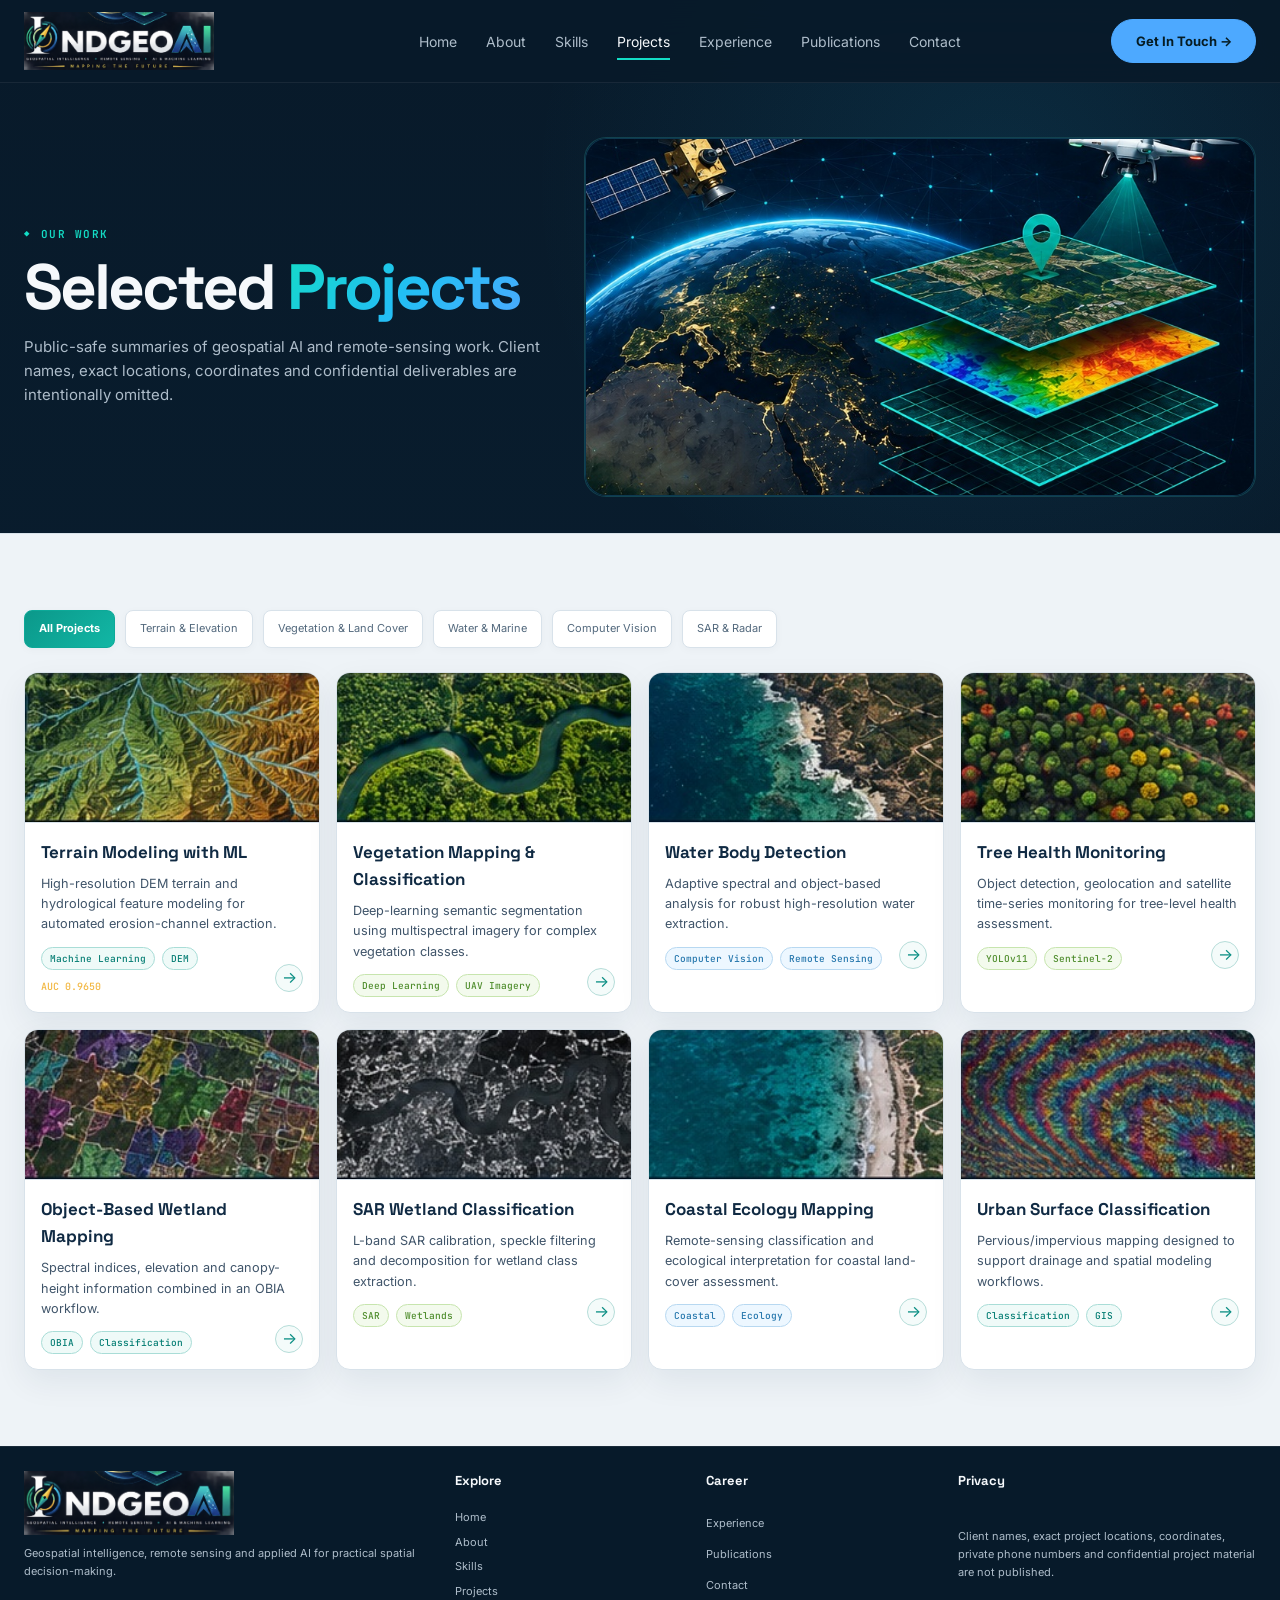
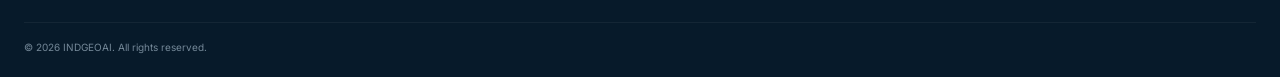
<file: projects.html>
<!doctype html><html lang="en"><head>
<meta charset="utf-8"><meta name="viewport" content="width=device-width,initial-scale=1">
<meta name="description" content="INDGEOAI — Geospatial AI, Remote Sensing and GIS portfolio.">
<title>Projects | INDGEOAI</title>
<link rel="icon" type="image/png" href="assets/favicon.png">
<link rel="preconnect" href="https://fonts.googleapis.com"><link rel="preconnect" href="https://fonts.gstatic.com" crossorigin>
<link href="https://fonts.googleapis.com/css2?family=Inter:wght@400;500;600;700&family=JetBrains+Mono:wght@400;500;600&family=Space+Grotesk:wght@500;600;700&display=swap" rel="stylesheet">
<link rel="stylesheet" href="indgeoai-v5.css?v=10">
</head><body><div class="bg-grid"></div><header class="site-header"><div class="container nav">
<a href="index.html"><img class="logo-img" src="assets/logo.png" alt="INDGEOAI logo"></a>
<button class="menu-btn" aria-label="Open navigation">Menu</button>
<nav class="nav-links"><a href="index.html" class="">Home</a><a href="about.html" class="">About</a><a href="skills.html" class="">Skills</a><a href="projects.html" class="active">Projects</a><a href="experience.html" class="">Experience</a><a href="publications.html" class="">Publications</a><a href="contact.html" class="">Contact</a></nav>
<div class="nav-actions"><a class="header-cta" href="contact.html">Get In Touch →</a></div>
</div></header><main>
<section class="container page-hero reveal"><div><div class="kicker">Our Work</div><h1>Selected <span class="gradient-text">Projects</span></h1><p>Public-safe summaries of geospatial AI and remote-sensing work. Client names, exact locations, coordinates and confidential deliverables are intentionally omitted.</p></div><div class="page-scene"><img class="page-hero-image" src="assets/hero-geoai-v2.jpg" alt="Synthetic GeoAI globe, satellite, drone and map layers"></div></section>
<section class="section section-border"><div class="container">
<div class="filters"><button class="filter-btn active" data-filter="all">All Projects</button><button class="filter-btn" data-filter="Terrain">Terrain & Elevation</button><button class="filter-btn" data-filter="Vegetation">Vegetation & Land Cover</button><button class="filter-btn" data-filter="Water">Water & Marine</button><button class="filter-btn" data-filter="Computer Vision">Computer Vision</button><button class="filter-btn" data-filter="SAR">SAR & Radar</button></div>
<div class="project-grid"><article class="project-card reveal" data-cat="Terrain">
<div class="project-art"><img src="assets/project-terrain.jpg" alt="Generic synthetic geospatial project visual" loading="lazy"></div><div class="project-body"><h3>Terrain Modeling with ML</h3><p>High-resolution DEM terrain and hydrological feature modeling for automated erosion-channel extraction.</p><div class="pills"><span class="pill ">Machine Learning</span><span class="pill ">DEM</span></div><div style="margin-top:10px;font:500 10px var(--mono);color:var(--gold)">AUC 0.9650</div><a class="card-arrow" href="project-details.html#terrain-gully" aria-label="View project details">→</a></div></article><article class="project-card reveal" data-cat="Vegetation">
<div class="project-art"><img src="assets/project-vegetation.jpg" alt="Generic synthetic geospatial project visual" loading="lazy"></div><div class="project-body"><h3>Vegetation Mapping & Classification</h3><p>Deep-learning semantic segmentation using multispectral imagery for complex vegetation classes.</p><div class="pills"><span class="pill green">Deep Learning</span><span class="pill green">UAV Imagery</span></div><a class="card-arrow" href="project-details.html#multispectral-land-cover" aria-label="View project details">→</a></div></article><article class="project-card reveal" data-cat="Water">
<div class="project-art"><img src="assets/project-water.jpg" alt="Generic synthetic geospatial project visual" loading="lazy"></div><div class="project-body"><h3>Water Body Detection</h3><p>Adaptive spectral and object-based analysis for robust high-resolution water extraction.</p><div class="pills"><span class="pill blue">Computer Vision</span><span class="pill blue">Remote Sensing</span></div><a class="card-arrow" href="project-details.html#vegetation-health" aria-label="View project details">→</a></div></article><article class="project-card reveal" data-cat="Computer Vision">
<div class="project-art"><img src="assets/project-tree.jpg" alt="Generic synthetic geospatial project visual" loading="lazy"></div><div class="project-body"><h3>Tree Health Monitoring</h3><p>Object detection, geolocation and satellite time-series monitoring for tree-level health assessment.</p><div class="pills"><span class="pill green">YOLOv11</span><span class="pill green">Sentinel-2</span></div><a class="card-arrow" href="project-details.html#ocr-automation" aria-label="View project details">→</a></div></article><article class="project-card reveal" data-cat="Vegetation">
<div class="project-art"><img src="assets/project-landuse.jpg" alt="Generic synthetic geospatial project visual" loading="lazy"></div><div class="project-body"><h3>Object-Based Wetland Mapping</h3><p>Spectral indices, elevation and canopy-height information combined in an OBIA workflow.</p><div class="pills"><span class="pill ">OBIA</span><span class="pill ">Classification</span></div><a class="card-arrow" href="project-details.html#historical-imagery" aria-label="View project details">→</a></div></article><article class="project-card reveal" data-cat="SAR">
<div class="project-art"><img src="assets/project-sar.jpg" alt="Generic synthetic geospatial project visual" loading="lazy"></div><div class="project-body"><h3>SAR Wetland Classification</h3><p>L-band SAR calibration, speckle filtering and decomposition for wetland class extraction.</p><div class="pills"><span class="pill green">SAR</span><span class="pill green">Wetlands</span></div><a class="card-arrow" href="project-details.html#sar-wetlands" aria-label="View project details">→</a></div></article><article class="project-card reveal" data-cat="Water">
<div class="project-art"><img src="assets/project-coastal.jpg" alt="Generic synthetic geospatial project visual" loading="lazy"></div><div class="project-body"><h3>Coastal Ecology Mapping</h3><p>Remote-sensing classification and ecological interpretation for coastal land-cover assessment.</p><div class="pills"><span class="pill blue">Coastal</span><span class="pill blue">Ecology</span></div><a class="card-arrow" href="project-details.html#vegetation-drone" aria-label="View project details">→</a></div></article><article class="project-card reveal" data-cat="Terrain">
<div class="project-art"><img src="assets/project-insar.jpg" alt="Generic synthetic geospatial project visual" loading="lazy"></div><div class="project-body"><h3>Urban Surface Classification</h3><p>Pervious/impervious mapping designed to support drainage and spatial modeling workflows.</p><div class="pills"><span class="pill ">Classification</span><span class="pill ">GIS</span></div><a class="card-arrow" href="project-details.html#dem-automation" aria-label="View project details">→</a></div></article></div>
</div></section>
</main><footer class="footer"><div class="container">
<div class="footer-grid">
<div><img src="assets/logo.png" class="footer-logo" alt="INDGEOAI"><p style="margin-top:10px">Geospatial intelligence, remote sensing and applied AI for practical spatial decision-making.</p></div>
<div class="footer-col"><h4>Explore</h4><a href="index.html">Home</a><a href="about.html">About</a><a href="skills.html">Skills</a><a href="projects.html">Projects</a></div>
<div class="footer-col"><h4>Career</h4><a href="experience.html">Experience</a><a href="publications.html">Publications</a><a href="contact.html">Contact</a></div>
<div class="footer-col"><h4>Privacy</h4><p>Client names, exact project locations, coordinates, private phone numbers and confidential project material are not published.</p></div>
</div>
<div class="footer-bottom"><span>© 2026 INDGEOAI. All rights reserved.</span></div>
</div></footer><script src="indgeoai-v5.js?v=10"></script></body></html>
</file>
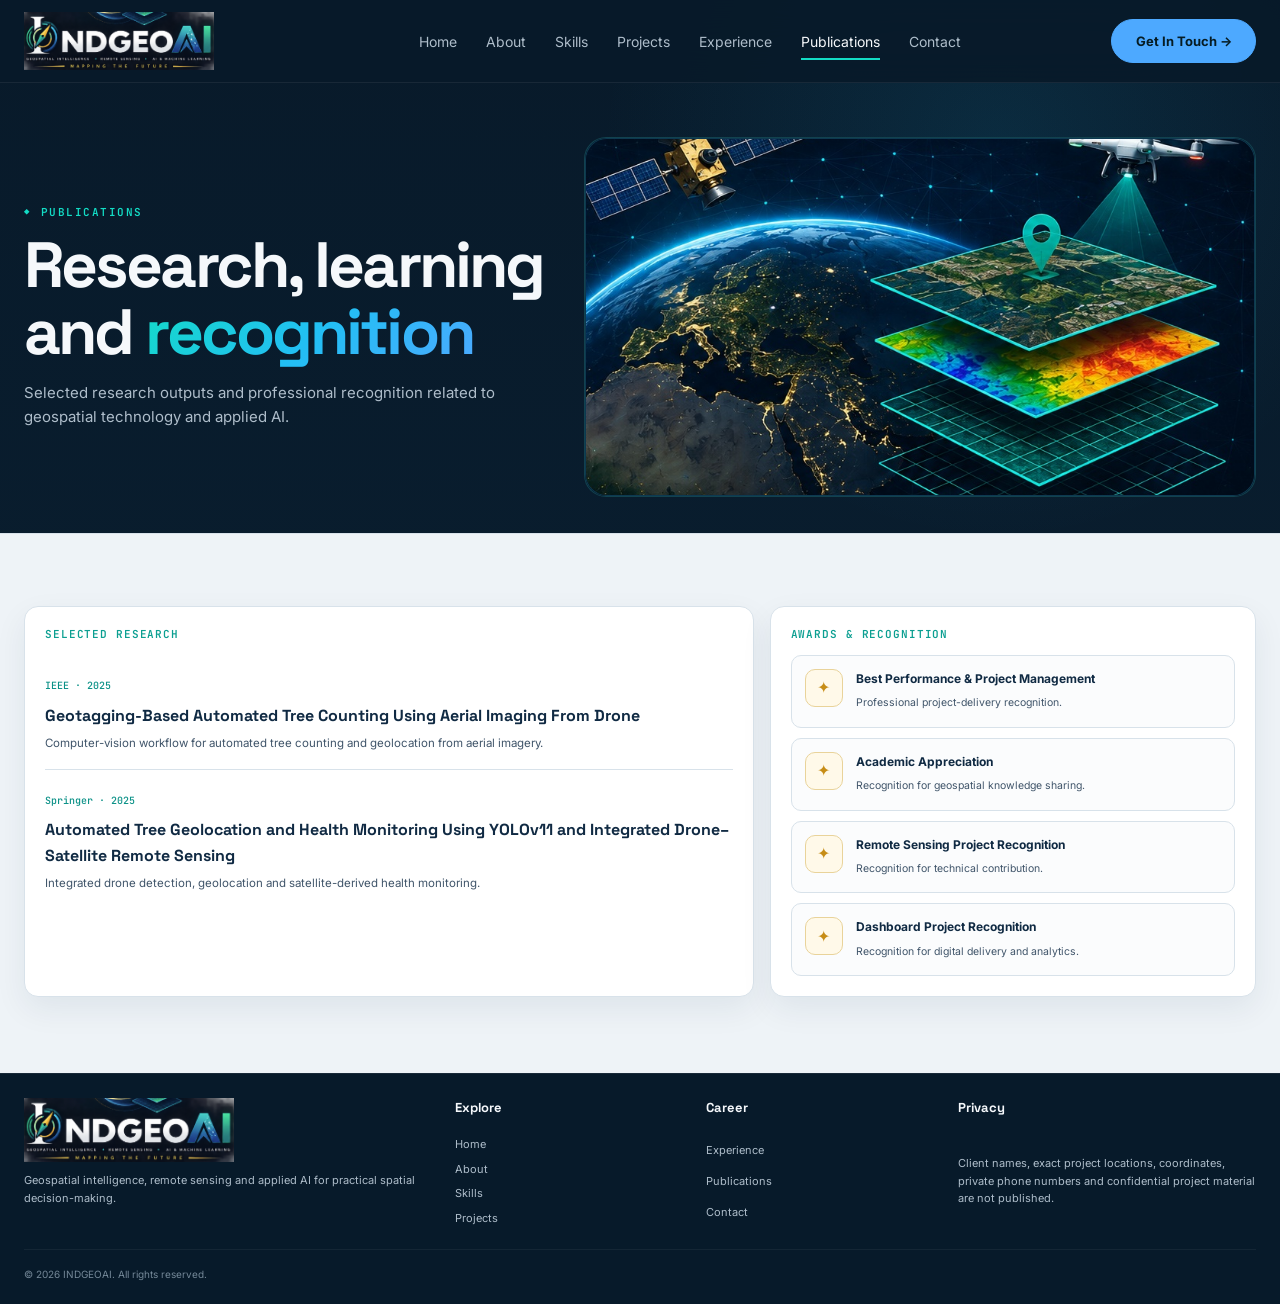
<file: publications.html>
<!doctype html><html lang="en"><head>
<meta charset="utf-8"><meta name="viewport" content="width=device-width,initial-scale=1">
<meta name="description" content="INDGEOAI — Geospatial AI, Remote Sensing and GIS portfolio.">
<title>Publications | INDGEOAI</title>
<link rel="icon" type="image/png" href="assets/favicon.png">
<link rel="preconnect" href="https://fonts.googleapis.com"><link rel="preconnect" href="https://fonts.gstatic.com" crossorigin>
<link href="https://fonts.googleapis.com/css2?family=Inter:wght@400;500;600;700&family=JetBrains+Mono:wght@400;500;600&family=Space+Grotesk:wght@500;600;700&display=swap" rel="stylesheet">
<link rel="stylesheet" href="indgeoai-v5.css?v=10">
</head><body><div class="bg-grid"></div><header class="site-header"><div class="container nav">
<a href="index.html"><img class="logo-img" src="assets/logo.png" alt="INDGEOAI logo"></a>
<button class="menu-btn" aria-label="Open navigation">Menu</button>
<nav class="nav-links"><a href="index.html" class="">Home</a><a href="about.html" class="">About</a><a href="skills.html" class="">Skills</a><a href="projects.html" class="">Projects</a><a href="experience.html" class="">Experience</a><a href="publications.html" class="active">Publications</a><a href="contact.html" class="">Contact</a></nav>
<div class="nav-actions"><a class="header-cta" href="contact.html">Get In Touch →</a></div>
</div></header><main>
<section class="container page-hero reveal"><div><div class="kicker">Publications</div><h1>Research, learning and <span class="gradient-text">recognition</span></h1><p>Selected research outputs and professional recognition related to geospatial technology and applied AI.</p></div><div class="page-scene"><img class="page-hero-image" src="assets/hero-geoai-v2.jpg" alt="Synthetic GeoAI globe, satellite, drone and map layers"></div></section>
<section class="section section-border"><div class="container pub-layout">
<div class="pub-card reveal"><div class="dash-title">Selected Research</div>
<div class="pub-item"><small>IEEE · 2025</small><h3>Geotagging-Based Automated Tree Counting Using Aerial Imaging From Drone</h3><p>Computer-vision workflow for automated tree counting and geolocation from aerial imagery.</p></div>
<div class="pub-item"><small>Springer · 2025</small><h3>Automated Tree Geolocation and Health Monitoring Using YOLOv11 and Integrated Drone–Satellite Remote Sensing</h3><p>Integrated drone detection, geolocation and satellite-derived health monitoring.</p></div>
</div>
<div class="pub-card reveal"><div class="dash-title">Awards & Recognition</div><div class="award-grid">
<div class="award"><div class="icon">✦</div><div><b>Best Performance & Project Management</b><span>Professional project-delivery recognition.</span></div></div>
<div class="award"><div class="icon">✦</div><div><b>Academic Appreciation</b><span>Recognition for geospatial knowledge sharing.</span></div></div>
<div class="award"><div class="icon">✦</div><div><b>Remote Sensing Project Recognition</b><span>Recognition for technical contribution.</span></div></div>
<div class="award"><div class="icon">✦</div><div><b>Dashboard Project Recognition</b><span>Recognition for digital delivery and analytics.</span></div></div>
</div></div>
</div></section>
</main><footer class="footer"><div class="container">
<div class="footer-grid">
<div><img src="assets/logo.png" class="footer-logo" alt="INDGEOAI"><p style="margin-top:10px">Geospatial intelligence, remote sensing and applied AI for practical spatial decision-making.</p></div>
<div class="footer-col"><h4>Explore</h4><a href="index.html">Home</a><a href="about.html">About</a><a href="skills.html">Skills</a><a href="projects.html">Projects</a></div>
<div class="footer-col"><h4>Career</h4><a href="experience.html">Experience</a><a href="publications.html">Publications</a><a href="contact.html">Contact</a></div>
<div class="footer-col"><h4>Privacy</h4><p>Client names, exact project locations, coordinates, private phone numbers and confidential project material are not published.</p></div>
</div>
<div class="footer-bottom"><span>© 2026 INDGEOAI. All rights reserved.</span></div>
</div></footer><script src="indgeoai-v5.js?v=10"></script></body></html>
</file>
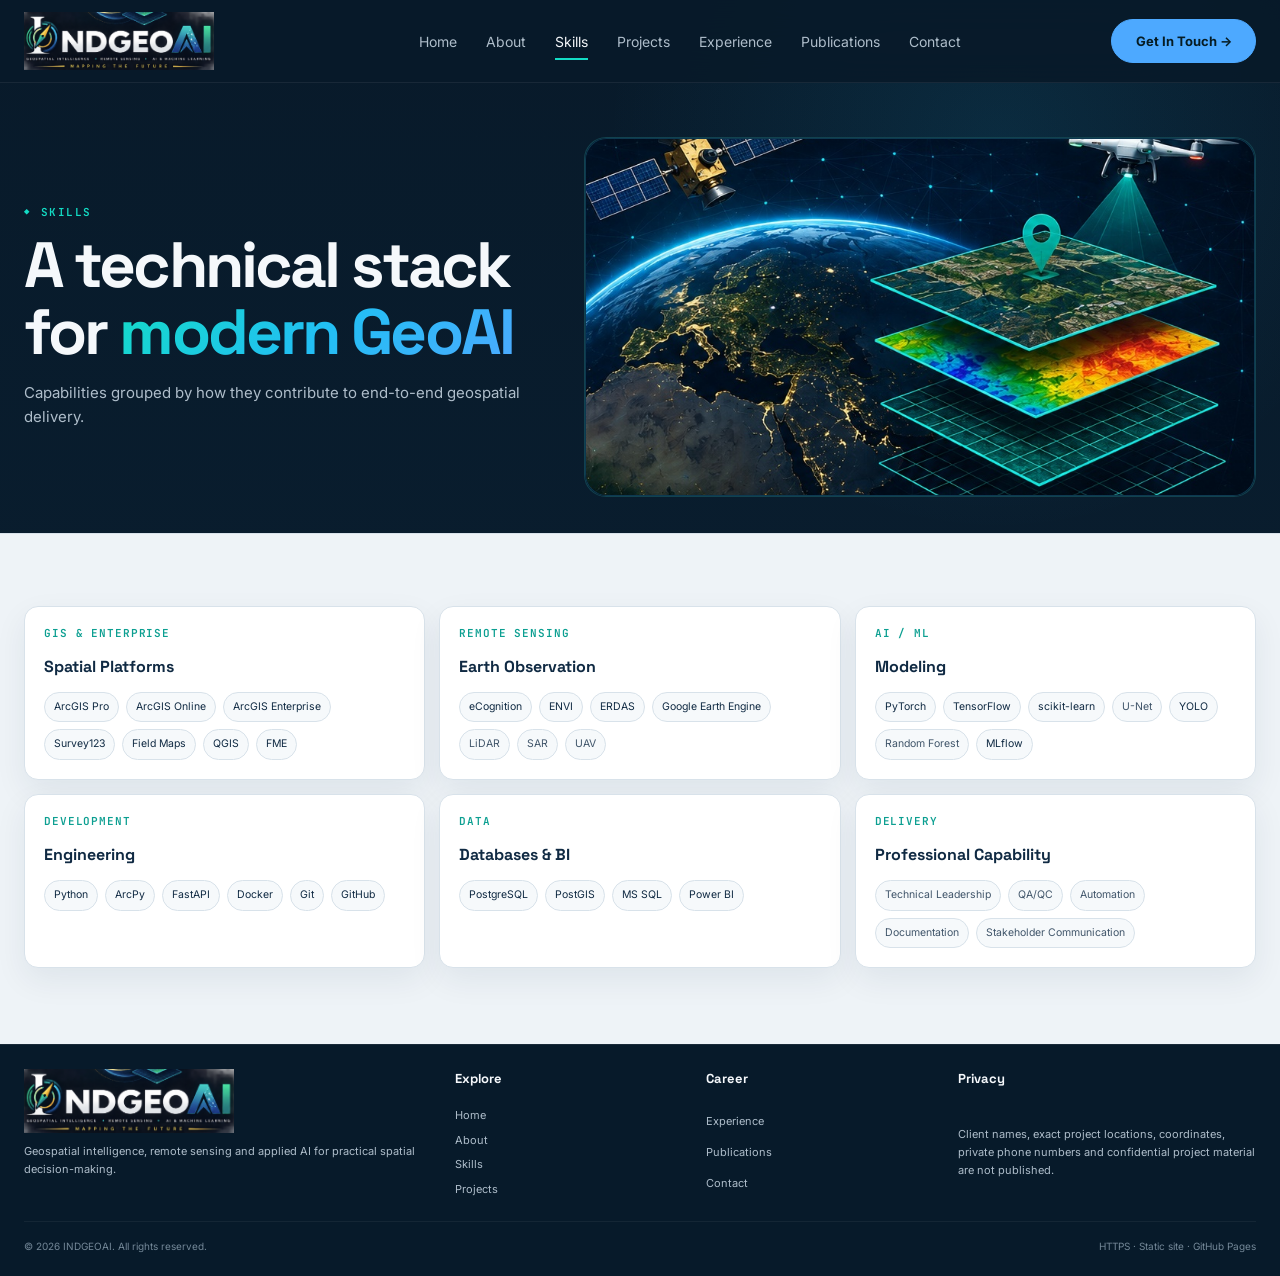
<file: skills.html>
<!doctype html><html lang="en"><head>
<meta charset="utf-8"><meta name="viewport" content="width=device-width,initial-scale=1">
<meta name="description" content="INDGEOAI — Geospatial AI, Remote Sensing and GIS portfolio.">
<title>Skills | INDGEOAI</title>
<link rel="icon" type="image/png" href="assets/favicon.png">
<link rel="preconnect" href="https://fonts.googleapis.com"><link rel="preconnect" href="https://fonts.gstatic.com" crossorigin>
<link href="https://fonts.googleapis.com/css2?family=Inter:wght@400;500;600;700&family=JetBrains+Mono:wght@400;500;600&family=Space+Grotesk:wght@500;600;700&display=swap" rel="stylesheet">
<link rel="stylesheet" href="indgeoai-v5.css?v=8">

<style>
/* Skills-page external links: preserve the existing pill design. */
a.skill-tag{color:inherit;text-decoration:none;cursor:pointer;transition:border-color .18s ease,box-shadow .18s ease,transform .18s ease,color .18s ease}
a.skill-tag:hover,a.skill-tag:focus-visible{border-color:rgba(0,174,168,.55);box-shadow:0 0 0 2px rgba(0,174,168,.08);color:#008f8a;transform:translateY(-1px);outline:none}
</style>
</head><body><div class="bg-grid"></div><header class="site-header"><div class="container nav">
<a href="index.html"><img class="logo-img" src="assets/logo.png" alt="INDGEOAI logo"></a>
<button class="menu-btn" aria-label="Open navigation">Menu</button>
<nav class="nav-links"><a href="index.html" class="">Home</a><a href="about.html" class="">About</a><a href="skills.html" class="active">Skills</a><a href="projects.html" class="">Projects</a><a href="experience.html" class="">Experience</a><a href="publications.html" class="">Publications</a><a href="contact.html" class="">Contact</a></nav>
<div class="nav-actions"><a class="header-cta" href="contact.html">Get In Touch →</a></div>
</div></header><main>
<section class="container page-hero reveal"><div><div class="kicker">Skills</div><h1>A technical stack for <span class="gradient-text">modern GeoAI</span></h1><p>Capabilities grouped by how they contribute to end-to-end geospatial delivery.</p></div><div class="page-scene"><img class="page-hero-image" src="assets/hero-geoai-v2.jpg" alt="Synthetic GeoAI globe, satellite, drone and map layers"></div></section>
<section class="section section-border"><div class="container"><div class="skills-grid">
<div class="skill-card reveal"><div class="dash-title">GIS & Enterprise</div><h3>Spatial Platforms</h3><div class="skill-tags"><a class="skill-tag" href="https://www.esri.com/en-us/arcgis/products/arcgis-pro/overview" target="_blank" rel="noopener noreferrer" aria-label="ArcGIS Pro official website (opens in a new tab)">ArcGIS Pro</a><a class="skill-tag" href="https://www.esri.com/en-us/arcgis/products/arcgis-online/overview" target="_blank" rel="noopener noreferrer" aria-label="ArcGIS Online official website (opens in a new tab)">ArcGIS Online</a><a class="skill-tag" href="https://www.esri.com/en-us/arcgis/products/arcgis-enterprise/overview" target="_blank" rel="noopener noreferrer" aria-label="ArcGIS Enterprise official website (opens in a new tab)">ArcGIS Enterprise</a><a class="skill-tag" href="https://www.esri.com/en-us/arcgis/products/arcgis-survey123/overview" target="_blank" rel="noopener noreferrer" aria-label="Survey123 official website (opens in a new tab)">Survey123</a><a class="skill-tag" href="https://www.esri.com/en-us/arcgis/products/arcgis-field-maps/overview" target="_blank" rel="noopener noreferrer" aria-label="Field Maps official website (opens in a new tab)">Field Maps</a><a class="skill-tag" href="https://qgis.org/" target="_blank" rel="noopener noreferrer" aria-label="QGIS official website (opens in a new tab)">QGIS</a><a class="skill-tag" href="https://fme.safe.com/" target="_blank" rel="noopener noreferrer" aria-label="FME official website (opens in a new tab)">FME</a></div></div>
<div class="skill-card reveal"><div class="dash-title">Remote Sensing</div><h3>Earth Observation</h3><div class="skill-tags"><a class="skill-tag" href="https://geospatial.trimble.com/en/products/software/trimble-ecognition" target="_blank" rel="noopener noreferrer" aria-label="eCognition official website (opens in a new tab)">eCognition</a><a class="skill-tag" href="https://www.nv5geospatialsoftware.com/Products/ENVI" target="_blank" rel="noopener noreferrer" aria-label="ENVI official website (opens in a new tab)">ENVI</a><a class="skill-tag" href="https://hexagon.com/products/erdas-imagine" target="_blank" rel="noopener noreferrer" aria-label="ERDAS official website (opens in a new tab)">ERDAS</a><a class="skill-tag" href="https://earthengine.google.com/" target="_blank" rel="noopener noreferrer" aria-label="Google Earth Engine official website (opens in a new tab)">Google Earth Engine</a><span class="skill-tag">LiDAR</span><span class="skill-tag">SAR</span><span class="skill-tag">UAV</span></div></div>
<div class="skill-card reveal"><div class="dash-title">AI / ML</div><h3>Modeling</h3><div class="skill-tags"><a class="skill-tag" href="https://pytorch.org/" target="_blank" rel="noopener noreferrer" aria-label="PyTorch official website (opens in a new tab)">PyTorch</a><a class="skill-tag" href="https://www.tensorflow.org/" target="_blank" rel="noopener noreferrer" aria-label="TensorFlow official website (opens in a new tab)">TensorFlow</a><a class="skill-tag" href="https://scikit-learn.org/" target="_blank" rel="noopener noreferrer" aria-label="scikit-learn official website (opens in a new tab)">scikit-learn</a><span class="skill-tag">U-Net</span><a class="skill-tag" href="https://www.ultralytics.com/yolo" target="_blank" rel="noopener noreferrer" aria-label="YOLO official website (opens in a new tab)">YOLO</a><span class="skill-tag">Random Forest</span><a class="skill-tag" href="https://mlflow.org/" target="_blank" rel="noopener noreferrer" aria-label="MLflow official website (opens in a new tab)">MLflow</a></div></div>
<div class="skill-card reveal"><div class="dash-title">Development</div><h3>Engineering</h3><div class="skill-tags"><a class="skill-tag" href="https://www.python.org/" target="_blank" rel="noopener noreferrer" aria-label="Python official website (opens in a new tab)">Python</a><a class="skill-tag" href="https://pro.arcgis.com/en/pro-app/latest/arcpy/main/arcgis-pro-arcpy-reference.htm" target="_blank" rel="noopener noreferrer" aria-label="ArcPy official website (opens in a new tab)">ArcPy</a><a class="skill-tag" href="https://fastapi.tiangolo.com/" target="_blank" rel="noopener noreferrer" aria-label="FastAPI official website (opens in a new tab)">FastAPI</a><a class="skill-tag" href="https://www.docker.com/" target="_blank" rel="noopener noreferrer" aria-label="Docker official website (opens in a new tab)">Docker</a><a class="skill-tag" href="https://git-scm.com/" target="_blank" rel="noopener noreferrer" aria-label="Git official website (opens in a new tab)">Git</a><a class="skill-tag" href="https://github.com/" target="_blank" rel="noopener noreferrer" aria-label="GitHub official website (opens in a new tab)">GitHub</a></div></div>
<div class="skill-card reveal"><div class="dash-title">Data</div><h3>Databases & BI</h3><div class="skill-tags"><a class="skill-tag" href="https://www.postgresql.org/" target="_blank" rel="noopener noreferrer" aria-label="PostgreSQL official website (opens in a new tab)">PostgreSQL</a><a class="skill-tag" href="https://postgis.net/" target="_blank" rel="noopener noreferrer" aria-label="PostGIS official website (opens in a new tab)">PostGIS</a><a class="skill-tag" href="https://www.microsoft.com/en-us/sql-server" target="_blank" rel="noopener noreferrer" aria-label="MS SQL official website (opens in a new tab)">MS SQL</a><a class="skill-tag" href="https://www.microsoft.com/en-us/power-platform/products/power-bi" target="_blank" rel="noopener noreferrer" aria-label="Power BI official website (opens in a new tab)">Power BI</a></div></div>
<div class="skill-card reveal"><div class="dash-title">Delivery</div><h3>Professional Capability</h3><div class="skill-tags"><span class="skill-tag">Technical Leadership</span><span class="skill-tag">QA/QC</span><span class="skill-tag">Automation</span><span class="skill-tag">Documentation</span><span class="skill-tag">Stakeholder Communication</span></div></div>
</div></div></section>
</main><footer class="footer"><div class="container">
<div class="footer-grid">
<div><img src="assets/logo.png" class="footer-logo" alt="INDGEOAI"><p style="margin-top:10px">Geospatial intelligence, remote sensing and applied AI for practical spatial decision-making.</p></div>
<div class="footer-col"><h4>Explore</h4><a href="index.html">Home</a><a href="about.html">About</a><a href="skills.html">Skills</a><a href="projects.html">Projects</a></div>
<div class="footer-col"><h4>Career</h4><a href="experience.html">Experience</a><a href="publications.html">Publications</a><a href="contact.html">Contact</a></div>
<div class="footer-col"><h4>Privacy</h4><p>Client names, exact project locations, coordinates, private phone numbers and confidential project material are not published.</p></div>
</div>
<div class="footer-bottom"><span>© 2026 INDGEOAI. All rights reserved.</span><span>HTTPS · Static site · GitHub Pages</span></div>
</div></footer><script src="indgeoai-v5.js?v=8"></script></body></html>
</file>
<file: indgeoai-v5.css>
:root{
  --bg:#081a2a;
  --bg2:#0c2133;
  --bg3:#10283c;
  --panel:#0e2639;
  --panel2:#122f45;
  --panel3:#17384f;
  --line:#25475c;
  --line2:#35617a;
  --text:#f5f8fb;
  --muted:#aebdca;
  --dim:#748898;
  --teal:#13dcc5;
  --cyan:#22bff4;
  --blue:#4da9ff;
  --green:#70d548;
  --gold:#f2b741;
  --danger:#ff796c;
  --display:"Space Grotesk",Inter,system-ui,sans-serif;
  --body:Inter,system-ui,-apple-system,BlinkMacSystemFont,"Segoe UI",sans-serif;
  --mono:"JetBrains Mono",ui-monospace,SFMono-Regular,Consolas,monospace;
  --max:1320px;
}
*{box-sizing:border-box;margin:0;padding:0}
html{scroll-behavior:smooth}
body{
  min-height:100vh;color:var(--text);font-family:var(--body);line-height:1.6;
  background:
    radial-gradient(circle at 78% 11%,rgba(34,191,244,.10),transparent 26%),
    radial-gradient(circle at 15% 70%,rgba(19,220,197,.06),transparent 24%),
    linear-gradient(180deg,var(--bg) 0%,#091d2e 46%,var(--bg2) 100%);
  -webkit-font-smoothing:antialiased;
}
a{text-decoration:none;color:inherit}
img{display:block;max-width:100%}
button,input,textarea{font:inherit}
button{cursor:pointer}
::selection{background:rgba(19,220,197,.25)}
.container{width:min(var(--max),calc(100% - 48px));margin-inline:auto}
.bg-grid{
  position:fixed;inset:0;pointer-events:none;z-index:-2;opacity:.24;
  background-image:linear-gradient(rgba(255,255,255,.025) 1px,transparent 1px),linear-gradient(90deg,rgba(255,255,255,.025) 1px,transparent 1px);
  background-size:68px 68px;
  mask-image:radial-gradient(ellipse 82% 62% at 58% 8%,black 30%,transparent 82%);
}

/* Header */
.site-header{
  position:sticky;top:0;z-index:100;background:rgba(8,26,42,.90);backdrop-filter:blur(18px);
  border-bottom:1px solid rgba(255,255,255,.065);
}
.nav{height:82px;display:grid;grid-template-columns:290px 1fr 190px;align-items:center;gap:22px}
.logo-img{height:58px;width:auto;max-width:280px;object-fit:contain}
.nav-links{display:flex;align-items:center;justify-content:center;gap:29px;color:var(--muted);font-size:14px}
.nav-links a{position:relative;padding:29px 0 27px;white-space:nowrap;transition:.2s}
.nav-links a:hover,.nav-links a.active{color:var(--text)}
.nav-links a:after{content:"";position:absolute;height:2px;left:0;right:100%;bottom:20px;background:var(--teal);transition:.2s}
.nav-links a:hover:after,.nav-links a.active:after{right:0}
.nav-actions{display:flex;justify-content:flex-end;align-items:center;gap:12px}
.header-cta{
  min-width:145px;display:inline-flex;justify-content:center;align-items:center;gap:9px;
  border:1px solid rgba(19,220,197,.55);border-radius:999px;padding:11px 18px;color:var(--teal);
  background:linear-gradient(135deg,rgba(19,220,197,.07),rgba(34,191,244,.05));font-weight:700;font-size:13px
}
.header-cta:hover{background:rgba(19,220,197,.12)}
.menu-btn{display:none;border:1px solid var(--line);background:var(--panel);color:var(--text);border-radius:10px;padding:9px 12px}

/* Typography */
.kicker{display:flex;align-items:center;gap:10px;color:var(--teal);font:600 11px var(--mono);letter-spacing:.14em;text-transform:uppercase}
.kicker:before{content:"◆";font-size:9px}
h1,h2,h3,h4{font-family:var(--display)}
.gradient-text{background:linear-gradient(135deg,var(--teal),var(--cyan) 52%,var(--blue));-webkit-background-clip:text;background-clip:text;color:transparent}
.section-title{font-size:clamp(30px,3.6vw,48px);letter-spacing:-.035em;line-height:1.08}
.section-copy{max-width:650px;color:var(--muted);font-size:14.5px}
.accent-line{height:3px;width:56px;background:linear-gradient(90deg,var(--gold),transparent);margin:18px 0 24px}

/* Buttons */
.btn{display:inline-flex;align-items:center;justify-content:center;gap:9px;border-radius:10px;padding:13px 19px;font-weight:700;font-size:13px;transition:.2s}
.btn-primary{background:linear-gradient(135deg,#119f8e,var(--teal));color:#061c23;border:1px solid var(--teal)}
.btn-outline{border:1px solid var(--line2);color:var(--text);background:rgba(255,255,255,.018)}
.btn:hover{transform:translateY(-2px)}

/* Hero scene */
.home-hero{padding:48px 0 26px;min-height:610px;display:grid;grid-template-columns:.92fr 1.08fr;gap:28px;align-items:center}
.hero-copy h1{font-size:clamp(44px,5.3vw,72px);line-height:1.04;letter-spacing:-.045em;margin-top:18px}
.hero-copy p{font-size:17px;color:var(--muted);max-width:640px;margin-top:22px}
.hero-actions{display:flex;gap:12px;flex-wrap:wrap;margin-top:28px}
.geo-stage{position:relative;height:500px;min-width:0}
.geo-stage svg{position:absolute;inset:0;width:100%;height:100%}
.globe-glow{filter:drop-shadow(0 0 30px rgba(34,191,244,.18))}
.scene-label{
  position:absolute;right:24px;bottom:28px;padding:12px 14px;border-radius:12px;border:1px solid rgba(255,255,255,.08);
  background:rgba(8,27,43,.72);backdrop-filter:blur(8px);font:500 10px var(--mono);color:var(--muted);letter-spacing:.04em
}

/* Metric bar */
.metric-bar{display:grid;grid-template-columns:repeat(5,1fr);border:1px solid var(--line);border-radius:16px;background:linear-gradient(180deg,rgba(18,47,69,.9),rgba(11,33,51,.85));overflow:hidden;margin:16px auto 42px}
.metric-item{min-height:106px;display:grid;grid-template-columns:48px 1fr;gap:13px;align-items:center;padding:20px;border-right:1px solid var(--line)}
.metric-item:last-child{border-right:none}
.metric-icon{width:42px;height:42px;border:1px solid rgba(19,220,197,.35);border-radius:11px;display:grid;place-items:center;color:var(--teal);font-size:22px;background:rgba(19,220,197,.05)}
.metric-item strong{font:700 29px var(--display);color:var(--cyan);display:block;line-height:1}
.metric-item span{color:var(--muted);font-size:11px}

/* Section shared */
.section{padding:66px 0}
.section-border{border-top:1px solid rgba(255,255,255,.055)}
.section-head{display:flex;align-items:end;justify-content:space-between;gap:30px;margin-bottom:28px}
.section-head .left{display:grid;gap:9px}

/* Visual project cards */
.project-grid{display:grid;grid-template-columns:repeat(4,1fr);gap:16px}
.project-card{border:1px solid var(--line);background:linear-gradient(180deg,var(--panel),rgba(10,31,48,.96));border-radius:14px;overflow:hidden;transition:.22s;min-width:0}
.project-card:hover{transform:translateY(-4px);border-color:var(--line2);box-shadow:0 18px 45px rgba(0,0,0,.16)}
.project-art{height:150px;position:relative;overflow:hidden;background:#12324a}
.project-art svg{width:100%;height:100%}
.project-body{padding:16px}
.project-card h3{font-size:17px;margin:0 0 8px}
.project-card p{font-size:12.7px;color:var(--muted);min-height:60px}
.pills{display:flex;gap:7px;flex-wrap:wrap;margin-top:12px}
.pill{font:500 9.5px var(--mono);border:1px solid rgba(19,220,197,.38);border-radius:999px;padding:4px 8px;color:var(--teal)}
.pill.green{border-color:rgba(112,213,72,.38);color:var(--green)}
.pill.blue{border-color:rgba(77,169,255,.4);color:var(--blue)}
.card-arrow{width:28px;height:28px;border:1px solid rgba(19,220,197,.4);border-radius:50%;display:grid;place-items:center;color:var(--teal);margin-left:auto;margin-top:-29px}

/* Page hero */
.page-hero{padding:54px 0 36px;display:grid;grid-template-columns:.88fr 1.12fr;gap:32px;align-items:center}
.page-hero h1{font-size:clamp(42px,5vw,64px);line-height:1.04;letter-spacing:-.045em;margin-top:13px}
.page-hero p{color:var(--muted);font-size:15px;margin-top:15px;max-width:620px}
.page-scene{height:260px;position:relative}
.page-scene svg{width:100%;height:100%}

/* Filters */
.filters{display:flex;gap:10px;flex-wrap:wrap;margin:6px 0 24px}
.filter-btn{border:1px solid var(--line);background:rgba(255,255,255,.018);color:var(--muted);padding:9px 14px;border-radius:8px;font-size:11px;transition:.2s}
.filter-btn:hover{border-color:var(--line2);color:var(--text)}
.filter-btn.active{background:linear-gradient(135deg,#118f82,#13bda9);border-color:var(--teal);color:#061c23;font-weight:700}
.project-card.hidden{display:none}

/* Experience dashboard */
.career-wrap{border:1px solid var(--line);border-radius:16px;padding:18px 20px;background:rgba(13,38,57,.88)}
.career-track{display:grid;grid-template-columns:repeat(5,1fr);gap:0;position:relative;padding-bottom:30px}
.career-track:after{content:"";position:absolute;left:20px;right:20px;bottom:9px;height:2px;background:linear-gradient(90deg,var(--teal),var(--cyan),var(--blue),var(--gold))}
.career-step{padding:8px 20px;border-right:1px solid var(--line);position:relative;min-height:138px}
.career-step:last-child{border-right:none}
.career-step:after{content:"";position:absolute;width:13px;height:13px;border-radius:50%;background:var(--bg);border:3px solid var(--cyan);bottom:-27px;left:50%;transform:translateX(-50%);box-shadow:0 0 0 4px rgba(34,191,244,.08)}
.career-year{font:500 10px var(--mono);color:var(--cyan);margin-bottom:6px}
.career-step h3{font-size:15px;margin-bottom:6px}
.career-step p{font-size:11.3px;color:var(--muted)}
.dashboard-grid{display:grid;grid-template-columns:1fr 1.05fr 1.05fr .78fr;gap:14px;margin-top:14px}
.dash-card{border:1px solid var(--line);border-radius:14px;background:var(--panel);padding:18px;min-width:0}
.dash-title{font:600 11px var(--mono);letter-spacing:.08em;text-transform:uppercase;color:var(--teal);margin-bottom:14px}
.dash-list{display:grid;gap:12px}
.dash-row{display:grid;grid-template-columns:34px 1fr;gap:10px;align-items:start}
.dash-icon{width:32px;height:32px;border:1px solid rgba(19,220,197,.3);border-radius:8px;display:grid;place-items:center;color:var(--teal)}
.dash-row b{font-size:12.5px;display:block}
.dash-row span{font-size:11px;color:var(--muted)}
.skill-mini{display:grid;grid-template-columns:1fr 1fr;gap:8px}
.skill-mini div{padding:10px;border:1px solid var(--line);border-radius:9px;color:var(--muted);font-size:11px;background:rgba(255,255,255,.015)}
.education-item{display:grid;grid-template-columns:36px 1fr;gap:10px;margin-bottom:14px}
.education-item b{font-size:12px}
.education-item span{display:block;color:var(--muted);font-size:10.5px}
.glance{display:grid;gap:13px}
.glance-item{display:grid;grid-template-columns:34px 1fr;gap:10px;align-items:center}
.glance-item strong{display:block;color:var(--cyan);font:700 23px var(--display);line-height:1}
.glance-item span{font-size:10.5px;color:var(--muted)}
.bottom-dashboard{display:grid;grid-template-columns:1fr 1fr 1.2fr;gap:14px;margin-top:14px}
.bullet-list{padding-left:16px;color:var(--muted);font-size:11.5px}
.bullet-list li{margin-bottom:7px}

/* About / skills */
.about-grid{display:grid;grid-template-columns:1.15fr .85fr;gap:18px}
.story-card,.focus-card{border:1px solid var(--line);border-radius:14px;background:var(--panel);padding:22px}
.story-card p,.focus-card p{color:var(--muted);font-size:13px}
.focus-grid{display:grid;grid-template-columns:1fr 1fr;gap:10px;margin-top:15px}
.focus-item{padding:13px;border:1px solid var(--line);border-radius:10px;background:rgba(255,255,255,.015)}
.focus-item b{display:block;font-size:12px;margin-bottom:4px}
.focus-item span{font-size:10.5px;color:var(--muted)}
.skills-grid{display:grid;grid-template-columns:repeat(3,1fr);gap:14px}
.skill-card{border:1px solid var(--line);border-radius:14px;background:var(--panel);padding:19px}
.skill-card h3{font-size:16px;margin-bottom:12px}
.skill-tags{display:flex;flex-wrap:wrap;gap:7px}
.skill-tag{font-size:10.5px;color:var(--muted);border:1px solid var(--line);border-radius:999px;padding:6px 9px;background:rgba(255,255,255,.015)}

/* Publications */
.pub-layout{display:grid;grid-template-columns:1.2fr .8fr;gap:16px}
.pub-card{border:1px solid var(--line);background:var(--panel);border-radius:14px;padding:20px}
.pub-item{padding:16px 0;border-bottom:1px solid var(--line)}
.pub-item:last-child{border-bottom:none}
.pub-item small{color:var(--teal);font:500 10px var(--mono)}
.pub-item h3{font-size:16px;margin:6px 0}
.pub-item p{font-size:11.5px;color:var(--muted)}
.award-grid{display:grid;gap:10px}
.award{display:grid;grid-template-columns:40px 1fr;gap:11px;padding:13px;border:1px solid var(--line);border-radius:10px;background:rgba(255,255,255,.015)}
.award .icon{width:38px;height:38px;border-radius:10px;border:1px solid rgba(242,183,65,.36);display:grid;place-items:center;color:var(--gold)}
.award b{font-size:12px;display:block}
.award span{font-size:10.5px;color:var(--muted)}

/* Contact */
.contact-grid{display:grid;grid-template-columns:1fr 1.15fr;gap:34px}
.contact-side{display:grid;gap:14px}
.contact-cards{display:grid;grid-template-columns:1fr 1fr;gap:12px}
.contact-card{border:1px solid var(--line);border-radius:14px;background:var(--panel);padding:18px}
.contact-card .big-icon{width:46px;height:46px;border-radius:50%;border:1px solid rgba(19,220,197,.4);display:grid;place-items:center;color:var(--teal);font-size:20px;margin-bottom:12px}
.contact-card h3{font-size:15px}.contact-card p{font-size:11.5px;color:var(--muted);margin:5px 0 12px}
.contact-card a{font:500 10.5px var(--mono);color:var(--teal)}
.project-inquiry{display:flex;justify-content:space-between;gap:15px;align-items:center;border:1px solid var(--line);border-radius:14px;background:var(--panel);padding:18px}
.project-inquiry p{font-size:11.5px;color:var(--muted)}
.form-card{border-left:1px solid var(--line);padding-left:34px}
.form-card h2{color:var(--cyan);font-size:20px;margin-bottom:10px}
.contact-form{display:grid;grid-template-columns:1fr 1fr;gap:10px;background:var(--panel);border:1px solid var(--line);padding:16px;border-radius:14px}
.contact-form input,.contact-form textarea{
  border:1px solid var(--line);border-radius:7px;background:#0b2335;color:var(--text);padding:12px;outline:none;font-size:11px
}
.contact-form input:focus,.contact-form textarea:focus{border-color:var(--teal)}
.contact-form textarea{grid-column:1/-1;min-height:112px;resize:vertical}
.contact-form button{grid-column:1/-1}
.services{display:grid;grid-template-columns:repeat(4,1fr);gap:12px;margin-top:18px}
.service-card{border:1px solid var(--line);border-radius:12px;background:var(--panel);padding:16px}
.service-card b{display:block;font-size:12.5px;margin:8px 0 5px}
.service-card p{font-size:10.5px;color:var(--muted)}

/* Footer */
.footer{margin-top:0;border-top:1px solid rgba(255,255,255,.06);background:rgba(6,22,35,.55);padding:24px 0 22px}
.footer-grid{display:grid;grid-template-columns:1.35fr .75fr .75fr 1fr;gap:28px}
.footer-logo{height:64px;width:auto;max-width:290px;object-fit:contain}
.footer p,.footer a{font-size:11px;color:var(--muted)}
.footer h4{font-size:13px;margin-bottom:10px}
.footer-col{display:grid;gap:7px}
.footer-bottom{display:flex;justify-content:space-between;gap:16px;color:var(--dim);font-size:10px;border-top:1px solid rgba(255,255,255,.05);padding-top:16px;margin-top:22px}

/* Animation */
.reveal{opacity:0;transform:translateY(10px);transition:.45s ease}
.reveal.in{opacity:1;transform:none}

/* Responsive */
@media(max-width:1180px){
  .nav{grid-template-columns:240px 1fr 160px}.logo-img{height:50px}.nav-links{gap:18px;font-size:13px}
  .project-grid{grid-template-columns:repeat(3,1fr)}
  .dashboard-grid{grid-template-columns:1fr 1fr}.bottom-dashboard{grid-template-columns:1fr 1fr}
}
@media(max-width:920px){
  .nav{grid-template-columns:1fr auto}.menu-btn{display:block}.nav-actions{display:none}
  .nav-links{display:none;position:absolute;left:24px;right:24px;top:76px;flex-direction:column;align-items:stretch;padding:14px;border:1px solid var(--line);border-radius:12px;background:var(--panel);box-shadow:0 18px 40px rgba(0,0,0,.28)}
  .nav-links.open{display:flex}.nav-links a{padding:9px 11px}.nav-links a:after{display:none}
  .home-hero,.page-hero,.about-grid,.contact-grid,.pub-layout{grid-template-columns:1fr}
  .geo-stage{height:400px}.page-scene{height:220px}
  .metric-bar{grid-template-columns:repeat(3,1fr)}.metric-item:nth-child(3){border-right:none}
  .project-grid{grid-template-columns:repeat(2,1fr)}
  .career-track{grid-template-columns:1fr}.career-track:after{display:none}.career-step{border-right:none;border-bottom:1px solid var(--line);min-height:auto}.career-step:after{display:none}
  .form-card{border-left:none;padding-left:0}.services{grid-template-columns:repeat(2,1fr)}
  .footer-grid{grid-template-columns:1fr 1fr}
}
@media(max-width:640px){
  .container{width:calc(100% - 26px)}
  .home-hero{padding-top:34px}.hero-copy h1{font-size:44px}.geo-stage{height:340px}
  .metric-bar,.project-grid,.dashboard-grid,.bottom-dashboard,.skills-grid,.contact-cards,.services,.footer-grid{grid-template-columns:1fr}
  .metric-item{border-right:none;border-bottom:1px solid var(--line)}
  .section-head{align-items:flex-start;flex-direction:column}
  .focus-grid{grid-template-columns:1fr}
  .contact-form{grid-template-columns:1fr}.contact-form textarea,.contact-form button{grid-column:1}
  .footer-bottom{flex-direction:column}
}


/* ===== V6 synthetic geospatial imagery ===== */
.project-art img{
  width:100%;
  height:100%;
  display:block;
  object-fit:cover;
  object-position:center;
  transition:transform .35s ease, filter .35s ease;
}
.project-card:hover .project-art img{
  transform:scale(1.035);
  filter:saturate(1.06) contrast(1.03);
}
.hero-image{
  position:absolute;
  inset:0;
  width:100%;
  height:100%;
  object-fit:cover;
  object-position:center;
  border-radius:22px;
  border:1px solid rgba(34,191,244,.18);
  box-shadow:0 22px 65px rgba(0,0,0,.18);
}
.geo-stage:after{
  content:"";
  position:absolute;
  inset:0;
  border-radius:22px;
  background:linear-gradient(90deg,rgba(8,26,42,.18),transparent 38%,rgba(8,26,42,.06));
  pointer-events:none;
}
.page-hero-image{
  width:100%;
  height:100%;
  object-fit:cover;
  object-position:center;
  border-radius:20px;
  border:1px solid rgba(34,191,244,.16);
  box-shadow:0 18px 50px rgba(0,0,0,.16);
}
.page-scene{overflow:hidden;border-radius:20px}


/* ===== V7 hero-fit correction ===== */
.hero-image,
.page-hero-image{
  object-fit:contain !important;
  object-position:center center !important;
  background:#0a1e30;
}
.geo-stage{
  display:flex;
  align-items:center;
  justify-content:center;
  overflow:hidden;
  border-radius:22px;
}
.hero-image{
  inset:0;
  padding:0;
}
.page-scene{
  background:#0a1e30;
}

/* V8 clickable project-detail interactions */
.card-arrow{text-decoration:none;transition:transform .18s ease,background .18s ease,border-color .18s ease}
.card-arrow:hover,.card-arrow:focus-visible{transform:translateX(3px);background:rgba(19,220,197,.10);border-color:var(--teal);outline:none}
.detail-projects{display:grid;gap:18px}
.detail-project{scroll-margin-top:105px;border:1px solid var(--line);background:linear-gradient(180deg,var(--panel),rgba(10,31,48,.96));border-radius:16px;padding:24px}
.detail-project-head{display:flex;justify-content:space-between;gap:24px;align-items:flex-start}
.detail-project h2{font-size:26px;margin:8px 0 9px}
.detail-project p{color:var(--muted);max-width:760px;font-size:13px}
.detail-bullets{margin:18px 0 16px;padding-left:19px;color:var(--muted);font-size:13px}
.detail-bullets li{margin-bottom:8px}
.back-link{white-space:nowrap;color:var(--teal);font:500 11px var(--mono);border:1px solid var(--line);border-radius:999px;padding:7px 10px}
.back-link:hover{border-color:var(--teal);background:rgba(19,220,197,.06)}
@media(max-width:640px){.detail-project-head{flex-direction:column}.back-link{align-self:flex-start}}


/* ===== Hero image fit update =====
   Overrides the earlier V7 contain rule so page hero artwork fills its panel.
*/
.page-scene {
  width: 100%;
  height: 360px;
  overflow: hidden;
  border-radius: 22px;
  border: 1px solid rgba(52, 211, 199, 0.20);
  background: #0a1e30;
}

.page-hero-image {
  width: 100%;
  height: 100%;
  display: block;
  object-fit: cover !important;
  object-position: center 45% !important;
  border-radius: 22px;
}

@media (max-width: 768px) {
  .page-scene {
    height: 260px;
  }

  .page-hero-image {
    object-position: center !important;
  }
}


/* =========================================================
   V9 HYBRID PROFESSIONAL THEME
   Dark branded header/hero/footer + light consulting content
   ========================================================= */

:root{
  --light-bg:#f4f7fa;
  --light-bg-2:#eef3f7;
  --light-card:#ffffff;
  --light-border:#d8e2ea;
  --light-border-strong:#c7d5df;
  --light-heading:#102a43;
  --light-text:#40556a;
  --light-muted:#667b8f;
  --light-shadow:0 12px 32px rgba(16,42,67,.07);
}

/* Keep the branded hero/header areas dark. */
.site-header,
.home-hero,
.page-hero{
  color:var(--text);
}

/* Main content sections become clean, consulting-style light surfaces. */
main > .section,
main > section.section{
  background:var(--light-bg);
  color:var(--light-heading);
}

main > .section.section-border,
main > section.section.section-border{
  border-top:1px solid var(--light-border);
}

/* A subtle alternating light section can be used without becoming stark white. */
main > .section:nth-of-type(even){
  background:var(--light-bg-2);
}

/* General text treatment inside light content sections. */
main > .section h1,
main > .section h2,
main > .section h3,
main > .section h4,
main > .section b,
main > .section strong{
  color:var(--light-heading);
}

main > .section p,
main > .section li,
main > .section span:not(.pill):not(.skill-tag):not(.filter-btn),
main > .section .section-copy{
  color:var(--light-text);
}

main > .section .kicker,
main > .section .dash-title{
  color:#0c9f91;
}

/* Preserve branded accent/metric colors where they are intentional. */
main > .section .gradient-text{
  background:linear-gradient(135deg,#0cae9c,#149bc9 52%,#347fd9);
  -webkit-background-clip:text;
  background-clip:text;
  color:transparent;
}

/* Shared light card system */
.project-card,
.detail-project,
.dash-card,
.story-card,
.focus-card,
.skill-card,
.pub-card,
.contact-card,
.project-inquiry,
.service-card,
.career-wrap{
  background:var(--light-card) !important;
  border-color:var(--light-border) !important;
  box-shadow:var(--light-shadow);
  color:var(--light-heading);
}

.project-card:hover,
.detail-project:hover,
.dash-card:hover,
.skill-card:hover,
.contact-card:hover,
.service-card:hover{
  border-color:var(--light-border-strong) !important;
  box-shadow:0 16px 38px rgba(16,42,67,.10);
}

/* Project cards */
.project-body h3,
.detail-project h2{
  color:var(--light-heading);
}

.project-card p,
.detail-project p,
.detail-bullets,
.detail-bullets li{
  color:var(--light-text) !important;
}

.project-art{
  border-bottom:1px solid var(--light-border);
}

/* Keep tags colorful on the light background. */
.pill{
  background:#effaf8;
  border-color:#a9ddd7;
  color:#087f75;
}
.pill.green{
  background:#f3faed;
  border-color:#c7e5ae;
  color:#4f8d2d;
}
.pill.blue{
  background:#edf7ff;
  border-color:#b7d8f1;
  color:#2677ad;
}

.card-arrow,
.back-link{
  background:#f4fbfa;
  border-color:#b6ddd9;
  color:#088d82;
}

/* Filters on Projects page */
.filters{
  margin-top:4px;
}

.filter-btn{
  background:#ffffff;
  color:#53697d;
  border-color:var(--light-border);
  box-shadow:0 2px 8px rgba(16,42,67,.03);
}

.filter-btn:hover{
  color:var(--light-heading);
  border-color:#9eb5c6;
}

.filter-btn.active{
  color:#ffffff;
  border-color:#0da998;
  background:linear-gradient(135deg,#0b988a,#12b7a5);
}

/* Experience / dashboard components */
.career-step{
  border-right-color:var(--light-border);
}

.career-track:after{
  background:linear-gradient(90deg,#12b6a5,#179ecb,#397fd0,#e7aa32);
}

.career-year{
  color:#0e948a;
}

.career-step p,
.dash-row span,
.education-item span,
.glance-item span,
.bullet-list{
  color:var(--light-text) !important;
}

.dash-icon,
.metric-icon{
  background:#eef9f8;
  border-color:#b8dfdc;
  color:#0b9489;
}

.skill-mini div,
.focus-item{
  background:#f7fafc;
  border-color:var(--light-border);
  color:var(--light-text);
}

/* Skills page */
.skill-tag{
  background:#f6f9fb;
  border-color:var(--light-border);
  color:#40556a;
}

/* Publications */
.pub-item{
  border-bottom-color:var(--light-border);
}

.pub-item small{
  color:#0b9187;
}

.award{
  background:#fbfcfd;
  border-color:var(--light-border);
}

.award .icon{
  background:#fff9e9;
  border-color:#e9d39a;
  color:#c78d16;
}

/* Contact page */
.form-card{
  border-left-color:var(--light-border);
}

.form-card h2{
  color:#0a8f88;
}

.contact-form{
  background:#ffffff;
  border-color:var(--light-border);
  box-shadow:var(--light-shadow);
}

.contact-form input,
.contact-form textarea{
  background:#f8fafc;
  border-color:var(--light-border);
  color:var(--light-heading);
}

.contact-form input::placeholder,
.contact-form textarea::placeholder{
  color:#8798a8;
}

.contact-form input:focus,
.contact-form textarea:focus{
  border-color:#14b5a5;
  box-shadow:0 0 0 3px rgba(20,181,165,.10);
}

/* Section spacing: turn large dark blank bands into intentional light space. */
main > .section{
  padding-top:72px;
  padding-bottom:76px;
}

/* The metric bar on Home stays dark as a premium transition element. */
.metric-bar{
  background:linear-gradient(180deg,rgba(18,47,69,.96),rgba(11,33,51,.95));
  color:var(--text);
}

.metric-bar strong{
  color:var(--cyan);
}

.metric-bar span{
  color:var(--muted);
}

/* Footer remains dark and visually separate. */
.footer{
  background:#071a2a !important;
  color:var(--text);
  border-top:1px solid rgba(255,255,255,.07);
}

.footer h4{
  color:var(--text);
}

.footer p,
.footer a{
  color:var(--muted);
}

/* Responsive refinements for the hybrid layout */
@media(max-width:920px){
  main > .section{
    padding-top:58px;
    padding-bottom:62px;
  }
}

@media(max-width:640px){
  main > .section{
    padding-top:46px;
    padding-bottom:50px;
  }

  .project-card,
  .detail-project,
  .dash-card,
  .story-card,
  .focus-card,
  .skill-card,
  .pub-card,
  .contact-card,
  .project-inquiry,
  .service-card,
  .career-wrap{
    box-shadow:0 8px 24px rgba(16,42,67,.06);
  }
}

/* V10 final footer transition — no empty dark band before footer */
.footer{
  margin-top:0 !important;
  padding-top:24px;
}
/* =========================================================
   V11 CTA COLOR — match the blue end of "Intelligence"
   ========================================================= */

.btn-primary{
  background:var(--blue) !important;
  border-color:var(--blue) !important;
  color:#061c23 !important;
}

.btn-primary:hover{
  background:var(--cyan) !important;
  border-color:var(--cyan) !important;
  color:#061c23 !important;
}

/* Header Get In Touch pill */
.header-cta{
  background:var(--blue) !important;
  border-color:var(--blue) !important;
  color:#061c23 !important;
}

.header-cta:hover{
  background:var(--cyan) !important;
  border-color:var(--cyan) !important;
  color:#061c23 !important;
}
/*innovation CTA on one line */
.project-inquiry .header-cta{
  white-space: nowrap;
  min-width: 190px;
  justify-content: center;
  text-align: center;
}
</file>
